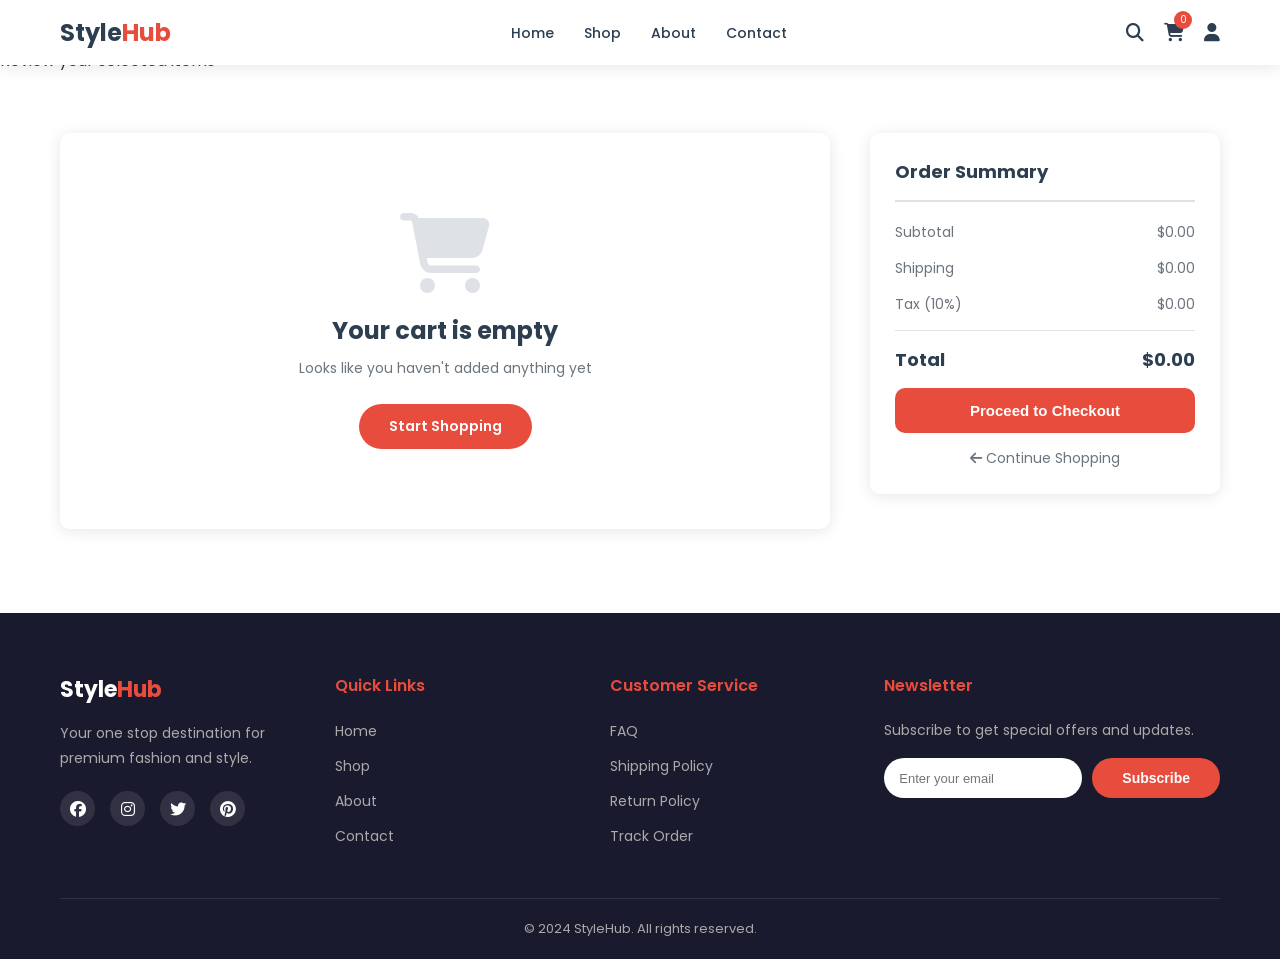
<file: frontend/pages/cart.html>
<!DOCTYPE html>
<html lang="en">
<head>
    <meta charset="UTF-8">
    <meta name="viewport" content="width=device-width, initial-scale=1.0">
    <title>Cart - StyleHub</title>
    <link rel="stylesheet" href="../css/style.css">
    <link rel="stylesheet" href="../css/cart.css">
    <link href="https://fonts.googleapis.com/css2?family=Poppins:wght@300;400;500;600;700&display=swap" rel="stylesheet">
    <link rel="stylesheet" href="https://cdnjs.cloudflare.com/ajax/libs/font-awesome/6.4.0/css/all.min.css">
</head>
<body>

    <!-- NAVBAR -->
    <nav class="navbar">
        <div class="nav-container">
            <div class="nav-logo">
                <a href="../index.html">Style<span>Hub</span></a>
            </div>
            <ul class="nav-links">
                <li><a href="../index.html">Home</a></li>
                <li><a href="products.html">Shop</a></li>
                <li><a href="about.html">About</a></li>
                <li><a href="contact.html">Contact</a></li>
            </ul>
            <div class="nav-icons">
                <a href="search.html"><i class="fas fa-search"></i></a>
                <a href="cart.html">
                    <i class="fas fa-shopping-cart"></i>
                    <span class="cart-count">0</span>
                </a>
                <a href="login.html" id="nav-auth-link">
                    <i class="fas fa-user"></i>
                </a>
            </div>
            <div class="hamburger">
                <span></span>
                <span></span>
                <span></span>
            </div>
        </div>
    </nav>

    <!-- PAGE HEADER -->
    <div class="page-header">
        <h1>Shopping Cart</h1>
        <p>Review your selected items</p>
    </div>

    <!-- CART SECTION -->
    <section class="cart-section">
        <div class="container">
            <div class="cart-layout" id="cart-layout">

                <!-- CART ITEMS -->
                <div class="cart-items" id="cart-items">
                    <!-- Items loaded here -->
                </div>

                <!-- ORDER SUMMARY -->
                <div class="order-summary" id="order-summary">
                    <h3>Order Summary</h3>
                    <div class="summary-row">
                        <span>Subtotal</span>
                        <span id="subtotal">$0.00</span>
                    </div>
                    <div class="summary-row">
                        <span>Shipping</span>
                        <span id="shipping">$0.00</span>
                    </div>
                    <div class="summary-row">
                        <span>Tax (10%)</span>
                        <span id="tax">$0.00</span>
                    </div>
                    <div class="summary-divider"></div>
                    <div class="summary-row total">
                        <span>Total</span>
                        <span id="total">$0.00</span>
                    </div>
                    <button class="btn btn-primary btn-full" id="checkout-btn">
                        Proceed to Checkout
                    </button>
                    <a href="products.html" class="btn-continue">
                        <i class="fas fa-arrow-left"></i> Continue Shopping
                    </a>
                </div>

            </div>
        </div>
    </section>

    <!-- FOOTER -->
    <footer class="footer">
        <div class="container">
            <div class="footer-grid">
                <div class="footer-col">
                    <h3>Style<span>Hub</span></h3>
                    <p>Your one stop destination for premium fashion and style.</p>
                    <div class="social-links">
                        <a href="#"><i class="fab fa-facebook"></i></a>
                        <a href="#"><i class="fab fa-instagram"></i></a>
                        <a href="#"><i class="fab fa-twitter"></i></a>
                        <a href="#"><i class="fab fa-pinterest"></i></a>
                    </div>
                </div>
                <div class="footer-col">
                    <h4>Quick Links</h4>
                    <ul>
                        <li><a href="../index.html">Home</a></li>
                        <li><a href="products.html">Shop</a></li>
                        <li><a href="about.html">About</a></li>
                        <li><a href="contact.html">Contact</a></li>
                    </ul>
                </div>
                <div class="footer-col">
                    <h4>Customer Service</h4>
                    <ul>
                        <li><a href="#">FAQ</a></li>
                        <li><a href="#">Shipping Policy</a></li>
                        <li><a href="#">Return Policy</a></li>
                        <li><a href="#">Track Order</a></li>
                    </ul>
                </div>
                <div class="footer-col">
                    <h4>Newsletter</h4>
                    <p>Subscribe to get special offers and updates.</p>
                    <div class="newsletter">
                        <input type="email" placeholder="Enter your email">
                        <button class="btn btn-primary">Subscribe</button>
                    </div>
                </div>
            </div>
            <div class="footer-bottom">
                <p>&copy; 2024 StyleHub. All rights reserved.</p>
            </div>
        </div>
    </footer>

    <script src="../js/main.js"></script>
    <script src="../js/cart.js"></script>
</body>
</html>
</file>
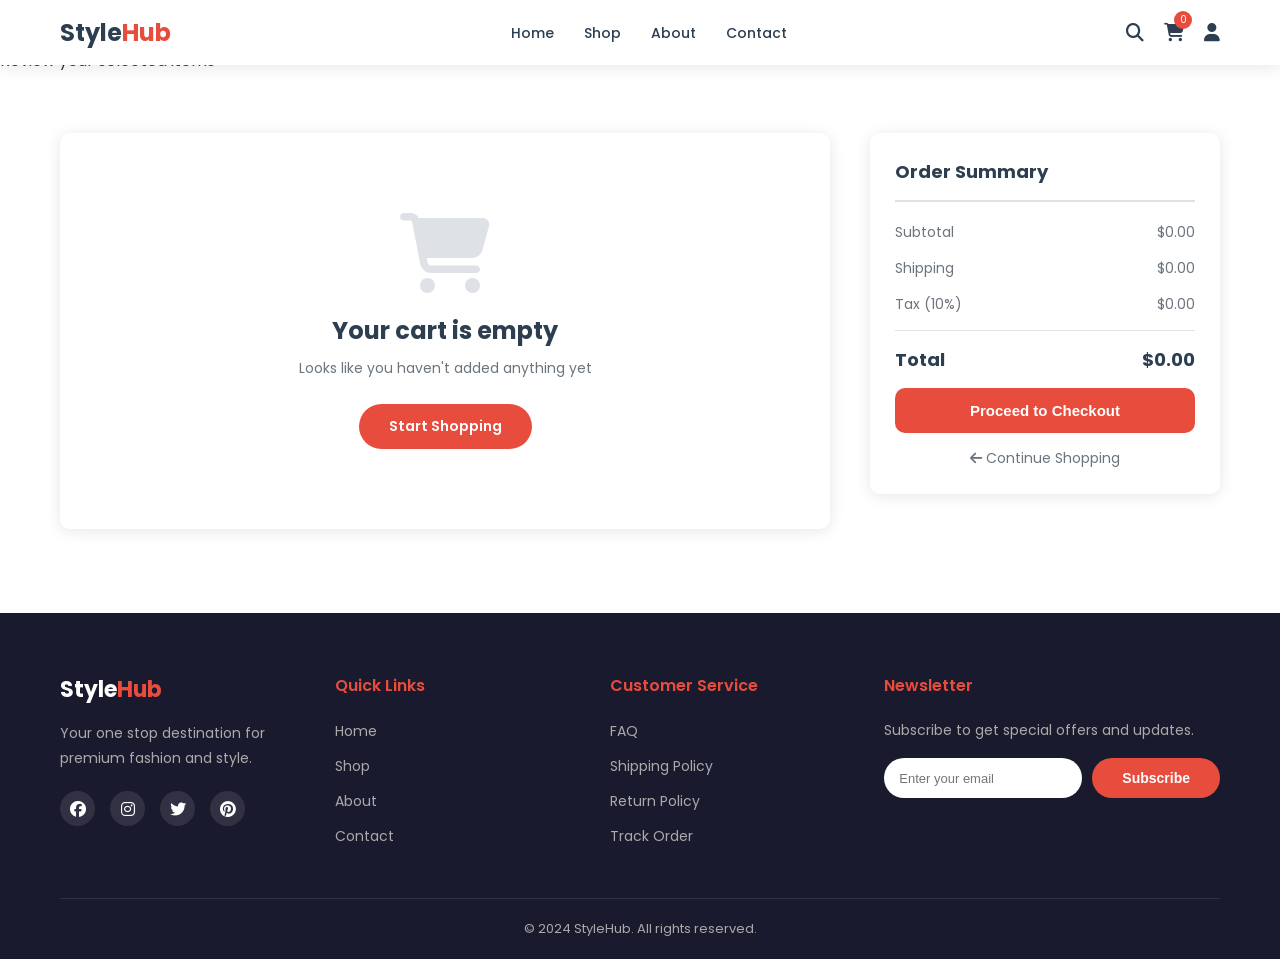
<file: frontend/pages/checkout.html>
<!DOCTYPE html>
<html lang="en">
<head>
    <meta charset="UTF-8">
    <meta name="viewport" content="width=device-width, initial-scale=1.0">
    <title>Checkout - StyleHub</title>
    <link rel="stylesheet" href="../css/style.css">
    <link rel="stylesheet" href="../css/checkout.css">
    <link href="https://fonts.googleapis.com/css2?family=Poppins:wght@300;400;500;600;700&display=swap" rel="stylesheet">
    <link rel="stylesheet" href="https://cdnjs.cloudflare.com/ajax/libs/font-awesome/6.4.0/css/all.min.css">
</head>
<body>

    <!-- NAVBAR -->
    <nav class="navbar">
        <div class="nav-container">
            <div class="nav-logo">
                <a href="../index.html">Style<span>Hub</span></a>
            </div>
            <ul class="nav-links">
                <li><a href="../index.html">Home</a></li>
                <li><a href="products.html">Shop</a></li>
                <li><a href="about.html">About</a></li>
                <li><a href="contact.html">Contact</a></li>
            </ul>
            <div class="nav-icons">
                <a href="search.html"><i class="fas fa-search"></i></a>
                <a href="cart.html">
                    <i class="fas fa-shopping-cart"></i>
                    <span class="cart-count">0</span>
                </a>
                <a href="login.html" id="nav-auth-link">
                    <i class="fas fa-user"></i>
                </a>
            </div>
            <div class="hamburger">
                <span></span>
                <span></span>
                <span></span>
            </div>
        </div>
    </nav>

    <!-- PAGE HEADER -->
    <div class="page-header">
        <h1>Checkout</h1>
        <p>Complete your order</p>
    </div>

    <!-- CHECKOUT SECTION -->
    <section class="checkout-section">
        <div class="container">
            <div class="checkout-layout">

                <!-- CHECKOUT FORM -->
                <div class="checkout-form">

                    <!-- SHIPPING INFO -->
                    <div class="checkout-box">
                        <h3><i class="fas fa-map-marker-alt"></i> Shipping Information</h3>

                        <!-- SAVED ADDRESSES -->
                        <div id="saved-addresses-section">
                            <h4 style="font-size:14px;font-weight:600;margin-bottom:12px;color:var(--primary);">
                                Select a saved address:
                            </h4>
                            <div id="saved-addresses-list">
                                <!-- Loaded by JS -->
                            </div>
                            <button class="btn btn-secondary" 
                                style="margin-bottom:20px;font-size:13px;padding:8px 20px;"
                                onclick="toggleNewAddressForm()">
                                <i class="fas fa-plus"></i> Use a Different Address
                            </button>
                            <hr style="margin-bottom:20px;border-color:var(--border);">
                        </div>

                        <!-- MANUAL FORM -->
                        <div id="manual-address-form">
                            <div class="form-row">
                                <div class="form-group">
                                    <label>First Name</label>
                                    <input type="text" id="first-name" placeholder="John">
                                </div>
                                <div class="form-group">
                                    <label>Last Name</label>
                                    <input type="text" id="last-name" placeholder="Doe">
                                </div>
                            </div>
                            <div class="form-group">
                                <label>Email Address</label>
                                <input type="email" id="checkout-email" placeholder="john@example.com">
                            </div>
                            <div class="form-group">
                                <label>Phone Number</label>
                                <input type="tel" id="phone" placeholder="+1 234 567 8900">
                            </div>
                            <div class="form-group">
                                <label>Address</label>
                                <input type="text" id="address" placeholder="123 Main Street">
                            </div>
                            <div class="form-row">
                                <div class="form-group">
                                    <label>City</label>
                                    <input type="text" id="city" placeholder="New York">
                                </div>
                                <div class="form-group">
                                    <label>ZIP Code</label>
                                    <input type="text" id="zip" placeholder="10001">
                                </div>
                            </div>
                            <div class="form-group">
                                <label>Country</label>
                                <select id="country">
                                    <option value="">Select Country</option>
                                    <option value="us">United States</option>
                                    <option value="pk">Pakistan</option>
                                    <option value="uk">United Kingdom</option>
                                    <option value="ca">Canada</option>
                                    <option value="au">Australia</option>
                                </select>
                            </div>
                        </div>
                    </div>

                    <!-- PAYMENT INFO -->
                    <div class="checkout-box">
                        <h3><i class="fas fa-credit-card"></i> Payment Information</h3>
                        <div class="payment-methods">
                            <label class="payment-method active" id="card-method">
                                <input type="radio" name="payment" value="card" checked>
                                <i class="fas fa-credit-card"></i>
                                Credit Card
                            </label>
                            <label class="payment-method" id="cod-method">
                                <input type="radio" name="payment" value="cod">
                                <i class="fas fa-money-bill"></i>
                                Cash on Delivery
                            </label>
                        </div>

                        <div id="card-details">
                            <div class="form-group">
                                <label>Card Number</label>
                                <input type="text" id="card-number" placeholder="1234 5678 9012 3456" maxlength="19">
                            </div>
                            <div class="form-row">
                                <div class="form-group">
                                    <label>Expiry Date</label>
                                    <input type="text" id="expiry" placeholder="MM/YY" maxlength="5">
                                </div>
                                <div class="form-group">
                                    <label>CVV</label>
                                    <input type="text" id="cvv" placeholder="123" maxlength="3">
                                </div>
                            </div>
                            <div class="form-group">
                                <label>Name on Card</label>
                                <input type="text" id="card-name" placeholder="John Doe">
                            </div>
                        </div>
                    </div>

                </div>

                <!-- ORDER SUMMARY -->
                <div class="checkout-summary">
                    <div class="checkout-box">
                        <h3><i class="fas fa-shopping-bag"></i> Order Summary</h3>
                        <div id="checkout-items">
                            <!-- Items loaded here -->
                        </div>
                        <div class="summary-divider"></div>
                        <div class="summary-row">
                            <span>Subtotal</span>
                            <span id="checkout-subtotal">$0.00</span>
                        </div>
                        <div class="summary-row">
                            <span>Shipping</span>
                            <span id="checkout-shipping">$0.00</span>
                        </div>
                        <div class="summary-row">
                            <span>Tax (10%)</span>
                            <span id="checkout-tax">$0.00</span>
                        </div>
                        <div class="summary-divider"></div>
                        <div class="summary-row total">
                            <span>Total</span>
                            <span id="checkout-total">$0.00</span>
                        </div>
                        <button class="btn btn-primary btn-full" id="place-order-btn">
                            <i class="fas fa-lock"></i> Place Order
                        </button>
                        <p class="secure-text">
                            <i class="fas fa-shield-alt"></i>
                            Your payment is 100% secure
                        </p>
                    </div>
                </div>

            </div>
        </div>
    </section>

    <!-- FOOTER -->
    <footer class="footer">
        <div class="container">
            <div class="footer-grid">
                <div class="footer-col">
                    <h3>Style<span>Hub</span></h3>
                    <p>Your one stop destination for premium fashion and style.</p>
                    <div class="social-links">
                        <a href="#"><i class="fab fa-facebook"></i></a>
                        <a href="#"><i class="fab fa-instagram"></i></a>
                        <a href="#"><i class="fab fa-twitter"></i></a>
                        <a href="#"><i class="fab fa-pinterest"></i></a>
                    </div>
                </div>
                <div class="footer-col">
                    <h4>Quick Links</h4>
                    <ul>
                        <li><a href="../index.html">Home</a></li>
                        <li><a href="products.html">Shop</a></li>
                        <li><a href="about.html">About</a></li>
                        <li><a href="contact.html">Contact</a></li>
                    </ul>
                </div>
                <div class="footer-col">
                    <h4>Customer Service</h4>
                    <ul>
                        <li><a href="#">FAQ</a></li>
                        <li><a href="#">Shipping Policy</a></li>
                        <li><a href="#">Return Policy</a></li>
                        <li><a href="#">Track Order</a></li>
                    </ul>
                </div>
                <div class="footer-col">
                    <h4>Newsletter</h4>
                    <p>Subscribe to get special offers and updates.</p>
                    <div class="newsletter">
                        <input type="email" placeholder="Enter your email">
                        <button class="btn btn-primary">Subscribe</button>
                    </div>
                </div>
            </div>
            <div class="footer-bottom">
                <p>&copy; 2024 StyleHub. All rights reserved.</p>
            </div>
        </div>
    </footer>

    <script src="../js/main.js"></script>
    <script src="../js/checkout.js"></script>
</body>
</html>
</file>
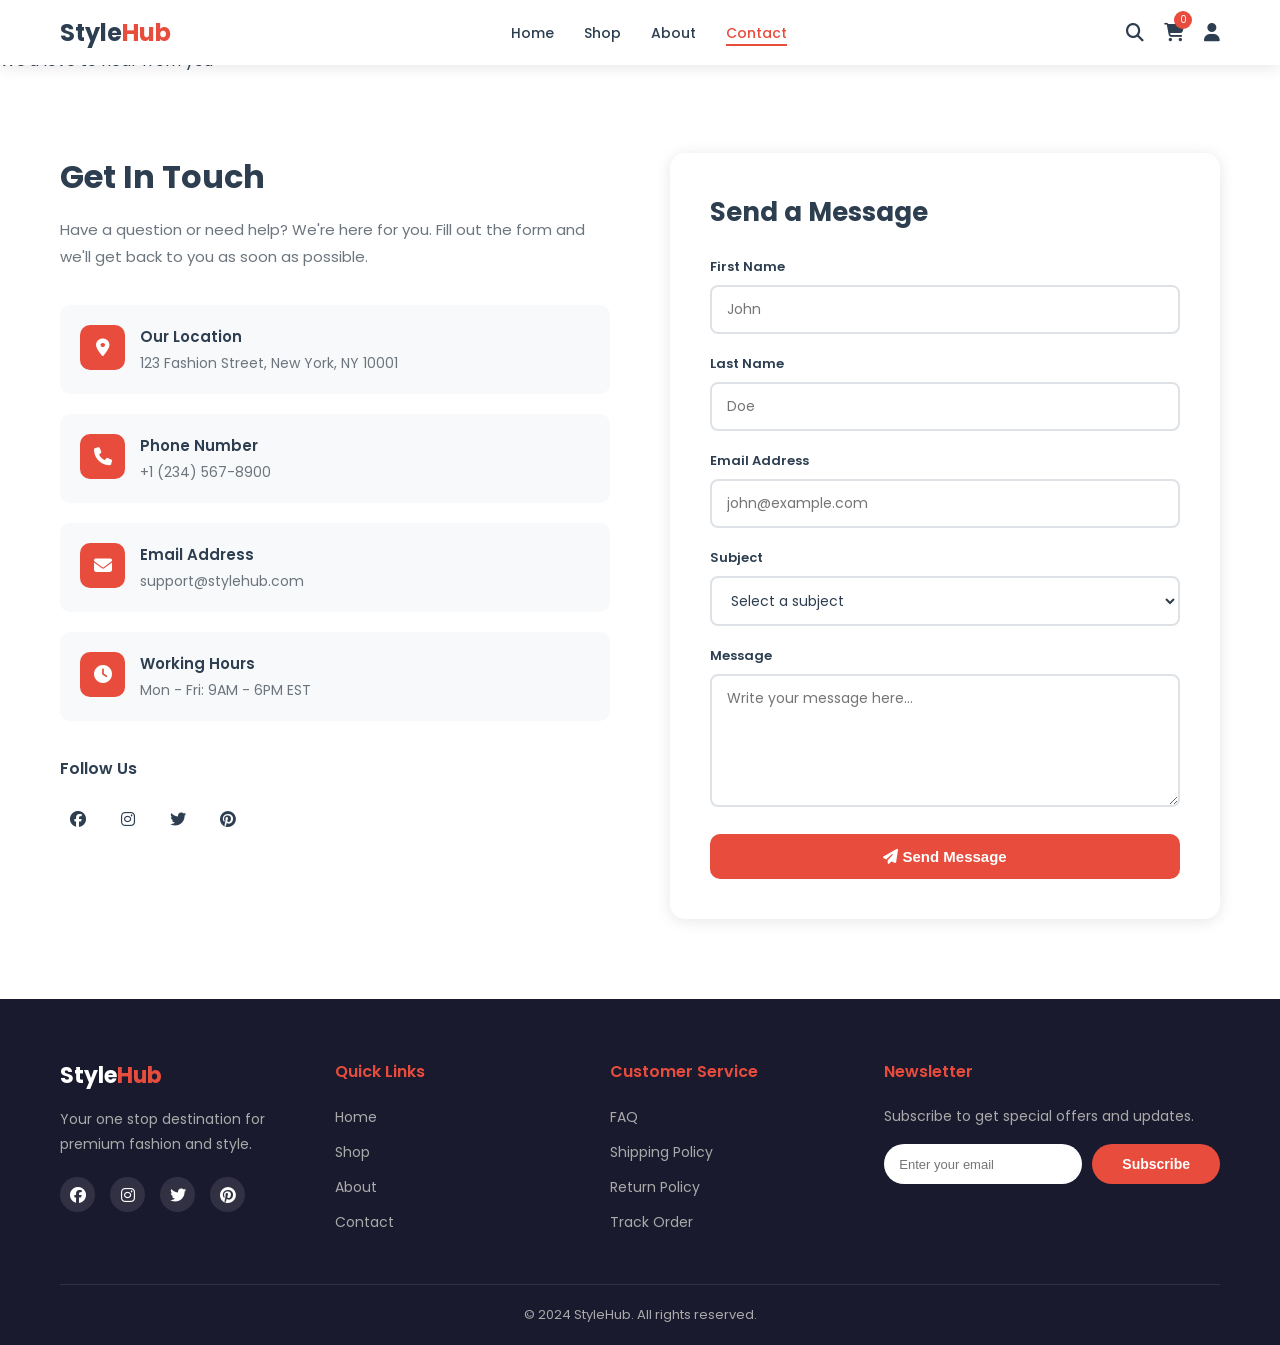
<file: frontend/pages/contact.html>
<!DOCTYPE html>
<html lang="en">
<head>
    <meta charset="UTF-8">
    <meta name="viewport" content="width=device-width, initial-scale=1.0">
    <title>Contact Us - StyleHub</title>
    <link rel="stylesheet" href="../css/style.css">
    <link rel="stylesheet" href="../css/contact.css">
    <link href="https://fonts.googleapis.com/css2?family=Poppins:wght@300;400;500;600;700&display=swap" rel="stylesheet">
    <link rel="stylesheet" href="https://cdnjs.cloudflare.com/ajax/libs/font-awesome/6.4.0/css/all.min.css">
</head>
<body>

    <!-- NAVBAR -->
    <nav class="navbar">
        <div class="nav-container">
            <div class="nav-logo">
                <a href="../index.html">Style<span>Hub</span></a>
            </div>
            <ul class="nav-links">
                <li><a href="../index.html">Home</a></li>
                <li><a href="products.html">Shop</a></li>
                <li><a href="about.html">About</a></li>
                <li><a href="contact.html">Contact</a></li>
            </ul>
            <div class="nav-icons">
                <a href="search.html"><i class="fas fa-search"></i></a>
                <a href="cart.html">
                    <i class="fas fa-shopping-cart"></i>
                    <span class="cart-count">0</span>
                </a>
                <a href="login.html" id="nav-auth-link">
                    <i class="fas fa-user"></i>
                </a>
            </div>
            <div class="hamburger">
                <span></span>
                <span></span>
                <span></span>
            </div>
        </div>
    </nav>

    <!-- PAGE HEADER -->
    <div class="page-header">
        <h1>Contact Us</h1>
        <p>We'd love to hear from you</p>
    </div>

    <!-- CONTACT SECTION -->
    <section class="contact-section">
        <div class="container">
            <div class="contact-layout">

                <!-- CONTACT INFO -->
                <div class="contact-info">
                    <h2>Get In Touch</h2>
                    <p>Have a question or need help? We're here for you. Fill out the form and we'll get back to you as soon as possible.</p>

                    <div class="info-cards">
                        <div class="info-card">
                            <div class="info-icon">
                                <i class="fas fa-map-marker-alt"></i>
                            </div>
                            <div class="info-content">
                                <h4>Our Location</h4>
                                <p>123 Fashion Street, New York, NY 10001</p>
                            </div>
                        </div>
                        <div class="info-card">
                            <div class="info-icon">
                                <i class="fas fa-phone"></i>
                            </div>
                            <div class="info-content">
                                <h4>Phone Number</h4>
                                <p>+1 (234) 567-8900</p>
                            </div>
                        </div>
                        <div class="info-card">
                            <div class="info-icon">
                                <i class="fas fa-envelope"></i>
                            </div>
                            <div class="info-content">
                                <h4>Email Address</h4>
                                <p>support@stylehub.com</p>
                            </div>
                        </div>
                        <div class="info-card">
                            <div class="info-icon">
                                <i class="fas fa-clock"></i>
                            </div>
                            <div class="info-content">
                                <h4>Working Hours</h4>
                                <p>Mon - Fri: 9AM - 6PM EST</p>
                            </div>
                        </div>
                    </div>

                    <div class="contact-social">
                        <h4>Follow Us</h4>
                        <div class="social-links">
                            <a href="#"><i class="fab fa-facebook"></i></a>
                            <a href="#"><i class="fab fa-instagram"></i></a>
                            <a href="#"><i class="fab fa-twitter"></i></a>
                            <a href="#"><i class="fab fa-pinterest"></i></a>
                        </div>
                    </div>
                </div>

                <!-- CONTACT FORM -->
                <div class="contact-form-box">
                    <h2>Send a Message</h2>
                    <form id="contact-form">
                        <div class="form-row">
                            <div class="form-group">
                                <label>First Name</label>
                                <input type="text" id="contact-first-name" 
                                       placeholder="John" required>
                            </div>
                            <div class="form-group">
                                <label>Last Name</label>
                                <input type="text" id="contact-last-name" 
                                       placeholder="Doe" required>
                            </div>
                        </div>
                        <div class="form-group">
                            <label>Email Address</label>
                            <input type="email" id="contact-email" 
                                   placeholder="john@example.com" required>
                        </div>
                        <div class="form-group">
                            <label>Subject</label>
                            <select id="contact-subject">
                                <option value="">Select a subject</option>
                                <option value="order">Order Issue</option>
                                <option value="return">Return & Refund</option>
                                <option value="product">Product Question</option>
                                <option value="shipping">Shipping Query</option>
                                <option value="other">Other</option>
                            </select>
                        </div>
                        <div class="form-group">
                            <label>Message</label>
                            <textarea id="contact-message" rows="5" 
                                      placeholder="Write your message here..."></textarea>
                        </div>
                        <button type="submit" class="btn btn-primary btn-full">
                            <i class="fas fa-paper-plane"></i> Send Message
                        </button>
                    </form>
                </div>

            </div>
        </div>
    </section>

    <!-- FOOTER -->
    <footer class="footer">
        <div class="container">
            <div class="footer-grid">
                <div class="footer-col">
                    <h3>Style<span>Hub</span></h3>
                    <p>Your one stop destination for premium fashion and style.</p>
                    <div class="social-links">
                        <a href="#"><i class="fab fa-facebook"></i></a>
                        <a href="#"><i class="fab fa-instagram"></i></a>
                        <a href="#"><i class="fab fa-twitter"></i></a>
                        <a href="#"><i class="fab fa-pinterest"></i></a>
                    </div>
                </div>
                <div class="footer-col">
                    <h4>Quick Links</h4>
                    <ul>
                        <li><a href="../index.html">Home</a></li>
                        <li><a href="products.html">Shop</a></li>
                        <li><a href="about.html">About</a></li>
                        <li><a href="contact.html">Contact</a></li>
                    </ul>
                </div>
                <div class="footer-col">
                    <h4>Customer Service</h4>
                    <ul>
                        <li><a href="#">FAQ</a></li>
                        <li><a href="#">Shipping Policy</a></li>
                        <li><a href="#">Return Policy</a></li>
                        <li><a href="#">Track Order</a></li>
                    </ul>
                </div>
                <div class="footer-col">
                    <h4>Newsletter</h4>
                    <p>Subscribe to get special offers and updates.</p>
                    <div class="newsletter">
                        <input type="email" placeholder="Enter your email">
                        <button class="btn btn-primary">Subscribe</button>
                    </div>
                </div>
            </div>
            <div class="footer-bottom">
                <p>&copy; 2024 StyleHub. All rights reserved.</p>
            </div>
        </div>
    </footer>

    <script src="../js/main.js"></script>
    <script src="../js/contact.js"></script>
</body>
</html>
</file>
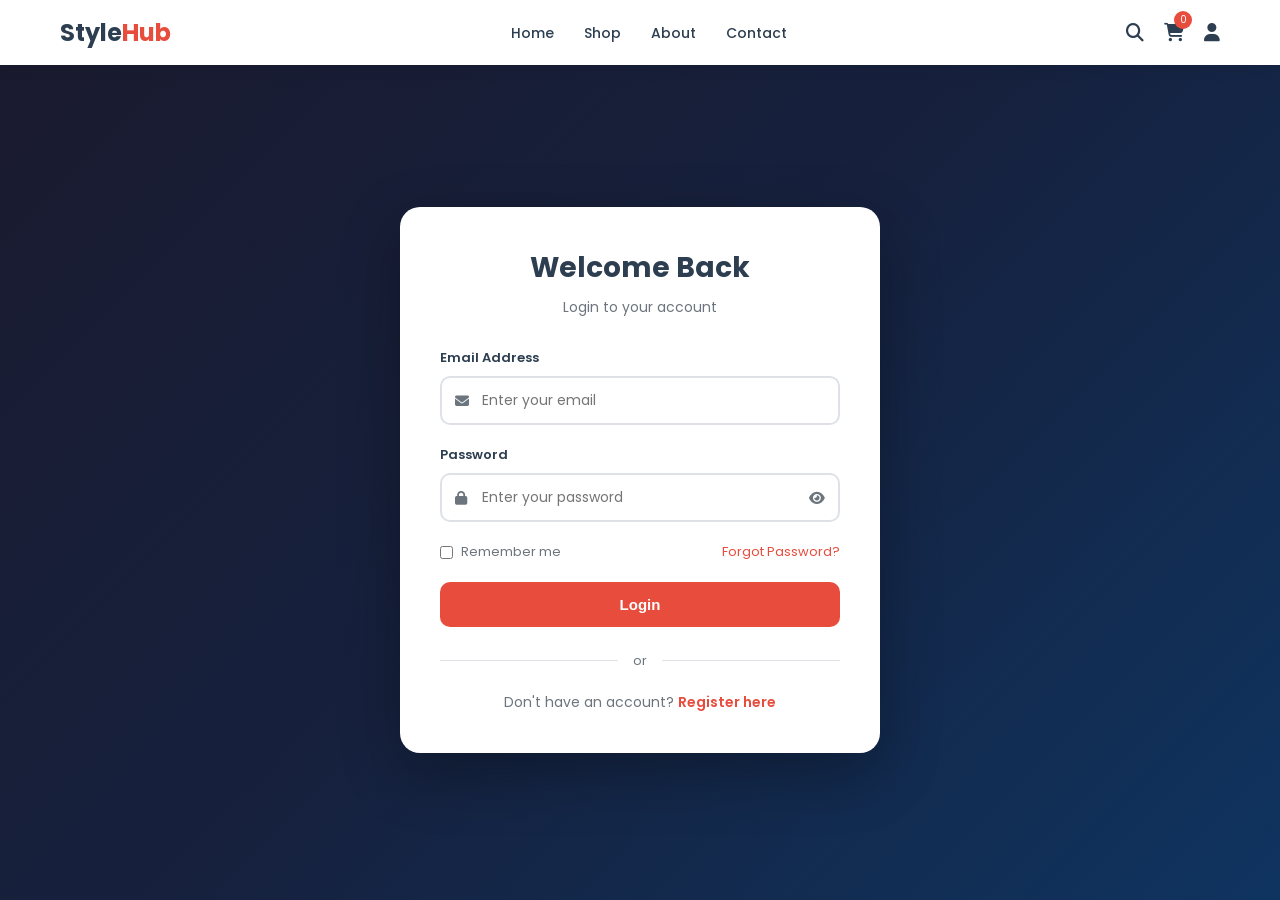
<file: frontend/pages/login.html>
<!DOCTYPE html>
<html lang="en">
<head>
    <meta charset="UTF-8">
    <meta name="viewport" content="width=device-width, initial-scale=1.0">
    <title>Login - StyleHub</title>
    <link rel="stylesheet" href="../css/style.css">
    <link rel="stylesheet" href="../css/auth.css">
    <link href="https://fonts.googleapis.com/css2?family=Poppins:wght@300;400;500;600;700&display=swap" rel="stylesheet">
    <link rel="stylesheet" href="https://cdnjs.cloudflare.com/ajax/libs/font-awesome/6.4.0/css/all.min.css">
</head>
<body>

    <!-- NAVBAR -->
    <nav class="navbar">
        <div class="nav-container">
            <div class="nav-logo">
                <a href="../index.html">Style<span>Hub</span></a>
            </div>
            <ul class="nav-links">
                <li><a href="../index.html">Home</a></li>
                <li><a href="products.html">Shop</a></li>
                <li><a href="about.html">About</a></li>
                <li><a href="contact.html">Contact</a></li>
            </ul>
            <div class="nav-icons">
                <a href="search.html"><i class="fas fa-search"></i></a>
                <a href="cart.html">
                    <i class="fas fa-shopping-cart"></i>
                    <span class="cart-count">0</span>
                </a>
                <a href="login.html" id="nav-auth-link">
                    <i class="fas fa-user"></i>
                </a>
            </div>
            <div class="hamburger">
                <span></span>
                <span></span>
                <span></span>
            </div>
        </div>
    </nav>

    <!-- AUTH SECTION -->
    <section class="auth-section">
        <div class="auth-container">

            <!-- LOGIN FORM -->
            <div class="auth-box" id="login-box">
                <div class="auth-header">
                    <h2>Welcome Back</h2>
                    <p>Login to your account</p>
                </div>
                <form class="auth-form" id="login-form">
                    <div class="form-group">
                        <label>Email Address</label>
                        <div class="input-group">
                            <i class="fas fa-envelope"></i>
                            <input type="email" id="login-email" placeholder="Enter your email" required>
                        </div>
                    </div>
                    <div class="form-group">
                        <label>Password</label>
                        <div class="input-group">
                            <i class="fas fa-lock"></i>
                            <input type="password" id="login-password" placeholder="Enter your password" required>
                            <i class="fas fa-eye toggle-password" id="toggle-login-password"></i>
                        </div>
                    </div>
                    <div class="form-options">
                        <label class="remember-me">
                            <input type="checkbox"> Remember me
                        </label>
                        <a href="#" class="forgot-password">Forgot Password?</a>
                    </div>
                    <button type="submit" class="btn btn-primary btn-full">Login</button>
                    <div class="auth-divider">
                        <span>or</span>
                    </div>
                    <p class="auth-switch">
                        Don't have an account? 
                        <a href="register.html">Register here</a>
                    </p>
                </form>
            </div>

        </div>
    </section>

    <script src="../js/main.js"></script>
    <script src="../js/auth.js"></script>
</body>
</html>
</file>
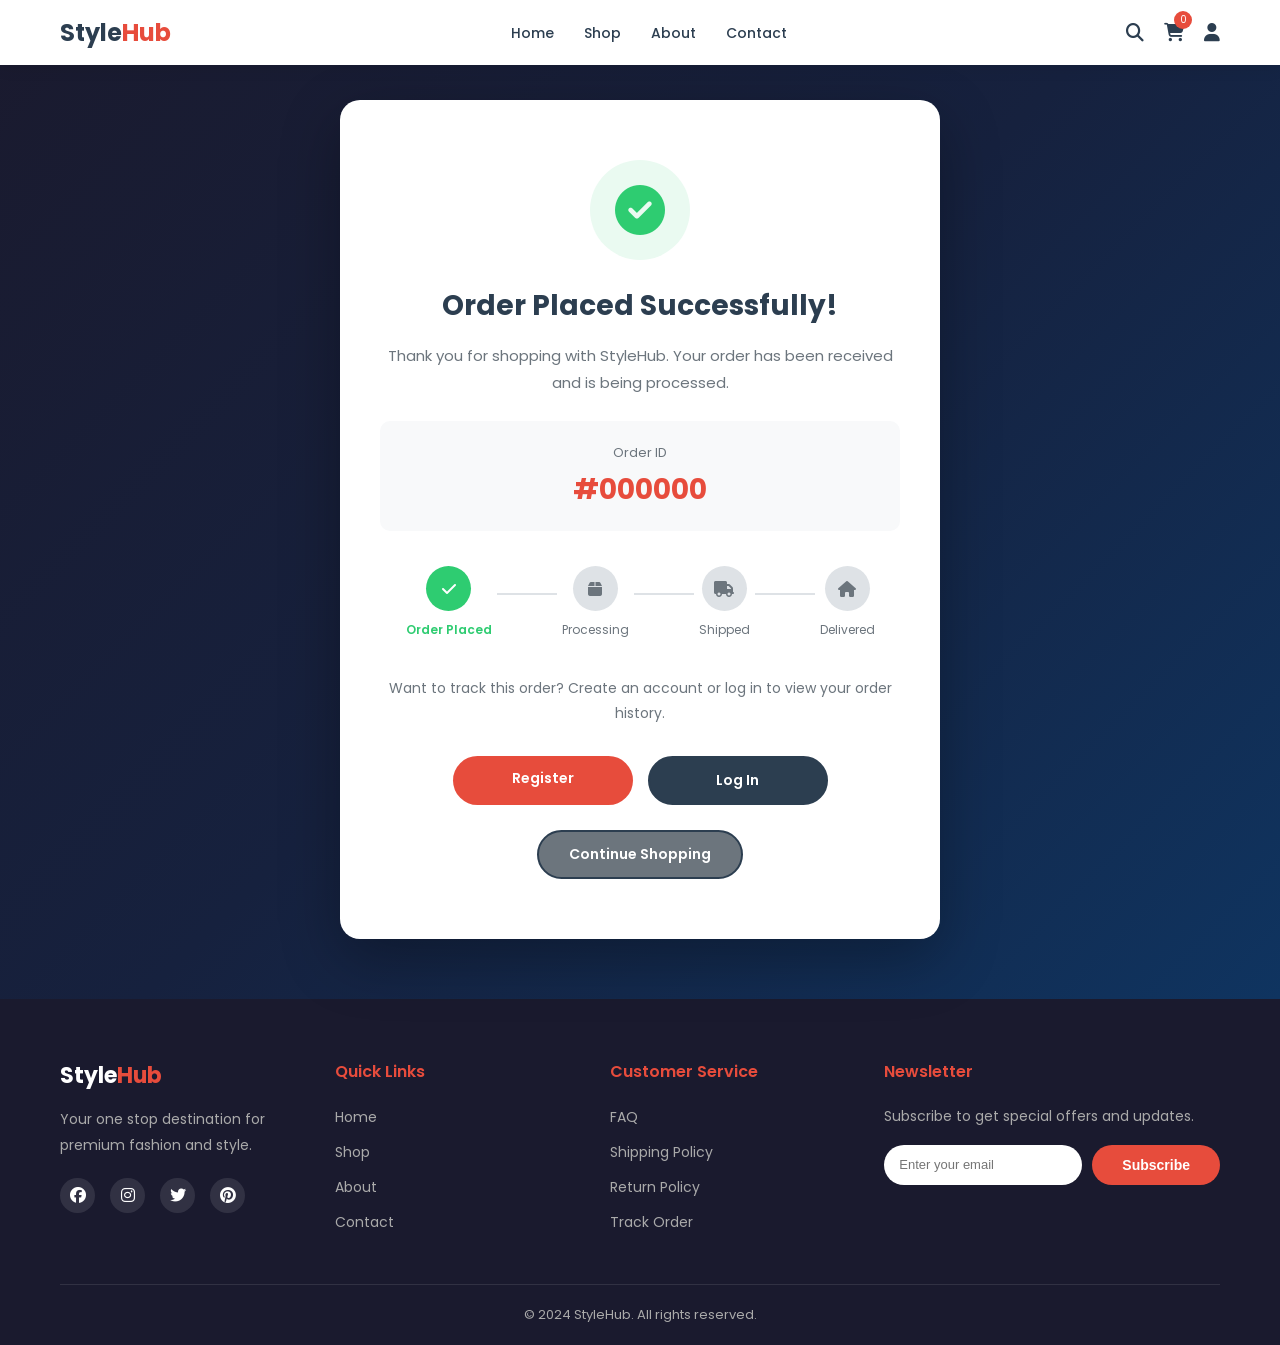
<file: frontend/pages/order-success.html>
<!DOCTYPE html>
<html lang="en">
<head>
    <meta charset="UTF-8">
    <meta name="viewport" content="width=device-width, initial-scale=1.0">
    <title>Order Successful - StyleHub</title>
    <link rel="stylesheet" href="../css/style.css">
    <link rel="stylesheet" href="../css/order-success.css">
    <link href="https://fonts.googleapis.com/css2?family=Poppins:wght@300;400;500;600;700&display=swap" rel="stylesheet">
    <link rel="stylesheet" href="https://cdnjs.cloudflare.com/ajax/libs/font-awesome/6.4.0/css/all.min.css">
</head>
<body>

    <!-- NAVBAR -->
    <nav class="navbar">
        <div class="nav-container">
            <div class="nav-logo">
                <a href="../index.html">Style<span>Hub</span></a>
            </div>
            <ul class="nav-links">
                <li><a href="../index.html">Home</a></li>
                <li><a href="products.html">Shop</a></li>
                <li><a href="about.html">About</a></li>
                <li><a href="contact.html">Contact</a></li>
            </ul>
            <div class="nav-icons">
                <a href="search.html"><i class="fas fa-search"></i></a>
                <a href="cart.html">
                    <i class="fas fa-shopping-cart"></i>
                    <span class="cart-count">0</span>
                </a>
                <a href="login.html" id="nav-auth-link">
                    <i class="fas fa-user"></i>
                </a>
            </div>
            <div class="hamburger">
                <span></span>
                <span></span>
                <span></span>
            </div>
        </div>
    </nav>

    <!-- SUCCESS SECTION -->
    <section class="success-section">
        <div class="container">
            <div class="success-box">
                <div class="success-icon">
                    <i class="fas fa-check-circle"></i>
                </div>
                <h1>Order Placed Successfully!</h1>
                <p>Thank you for shopping with StyleHub. Your order has been received and is being processed.</p>
                <div class="order-id-box">
                    <p>Order ID</p>
                    <h2 id="order-id">#000000</h2>
                </div>
                <div class="success-steps">
                    <div class="step active">
                        <i class="fas fa-check"></i>
                        <p>Order Placed</p>
                    </div>
                    <div class="step-line"></div>
                    <div class="step">
                        <i class="fas fa-box"></i>
                        <p>Processing</p>
                    </div>
                    <div class="step-line"></div>
                    <div class="step">
                        <i class="fas fa-truck"></i>
                        <p>Shipped</p>
                    </div>
                    <div class="step-line"></div>
                    <div class="step">
                        <i class="fas fa-home"></i>
                        <p>Delivered</p>
                    </div>
                </div>
                <div class="success-actions" id="success-actions">
                    <!-- Buttons injected dynamically by order-success.js based on login state -->
                </div>
            </div>
        </div>
    </section>

    <!-- FOOTER -->
    <footer class="footer">
        <div class="container">
            <div class="footer-grid">
                <div class="footer-col">
                    <h3>Style<span>Hub</span></h3>
                    <p>Your one stop destination for premium fashion and style.</p>
                    <div class="social-links">
                        <a href="#"><i class="fab fa-facebook"></i></a>
                        <a href="#"><i class="fab fa-instagram"></i></a>
                        <a href="#"><i class="fab fa-twitter"></i></a>
                        <a href="#"><i class="fab fa-pinterest"></i></a>
                    </div>
                </div>
                <div class="footer-col">
                    <h4>Quick Links</h4>
                    <ul>
                        <li><a href="../index.html">Home</a></li>
                        <li><a href="products.html">Shop</a></li>
                        <li><a href="about.html">About</a></li>
                        <li><a href="contact.html">Contact</a></li>
                    </ul>
                </div>
                <div class="footer-col">
                    <h4>Customer Service</h4>
                    <ul>
                        <li><a href="#">FAQ</a></li>
                        <li><a href="#">Shipping Policy</a></li>
                        <li><a href="#">Return Policy</a></li>
                        <li><a href="#">Track Order</a></li>
                    </ul>
                </div>
                <div class="footer-col">
                    <h4>Newsletter</h4>
                    <p>Subscribe to get special offers and updates.</p>
                    <div class="newsletter">
                        <input type="email" placeholder="Enter your email">
                        <button class="btn btn-primary">Subscribe</button>
                    </div>
                </div>
            </div>
            <div class="footer-bottom">
                <p>&copy; 2024 StyleHub. All rights reserved.</p>
            </div>
        </div>
    </footer>

    <script src="../js/main.js"></script>
    <script src="../js/order-success.js"></script>
</body>
</html>
</file>
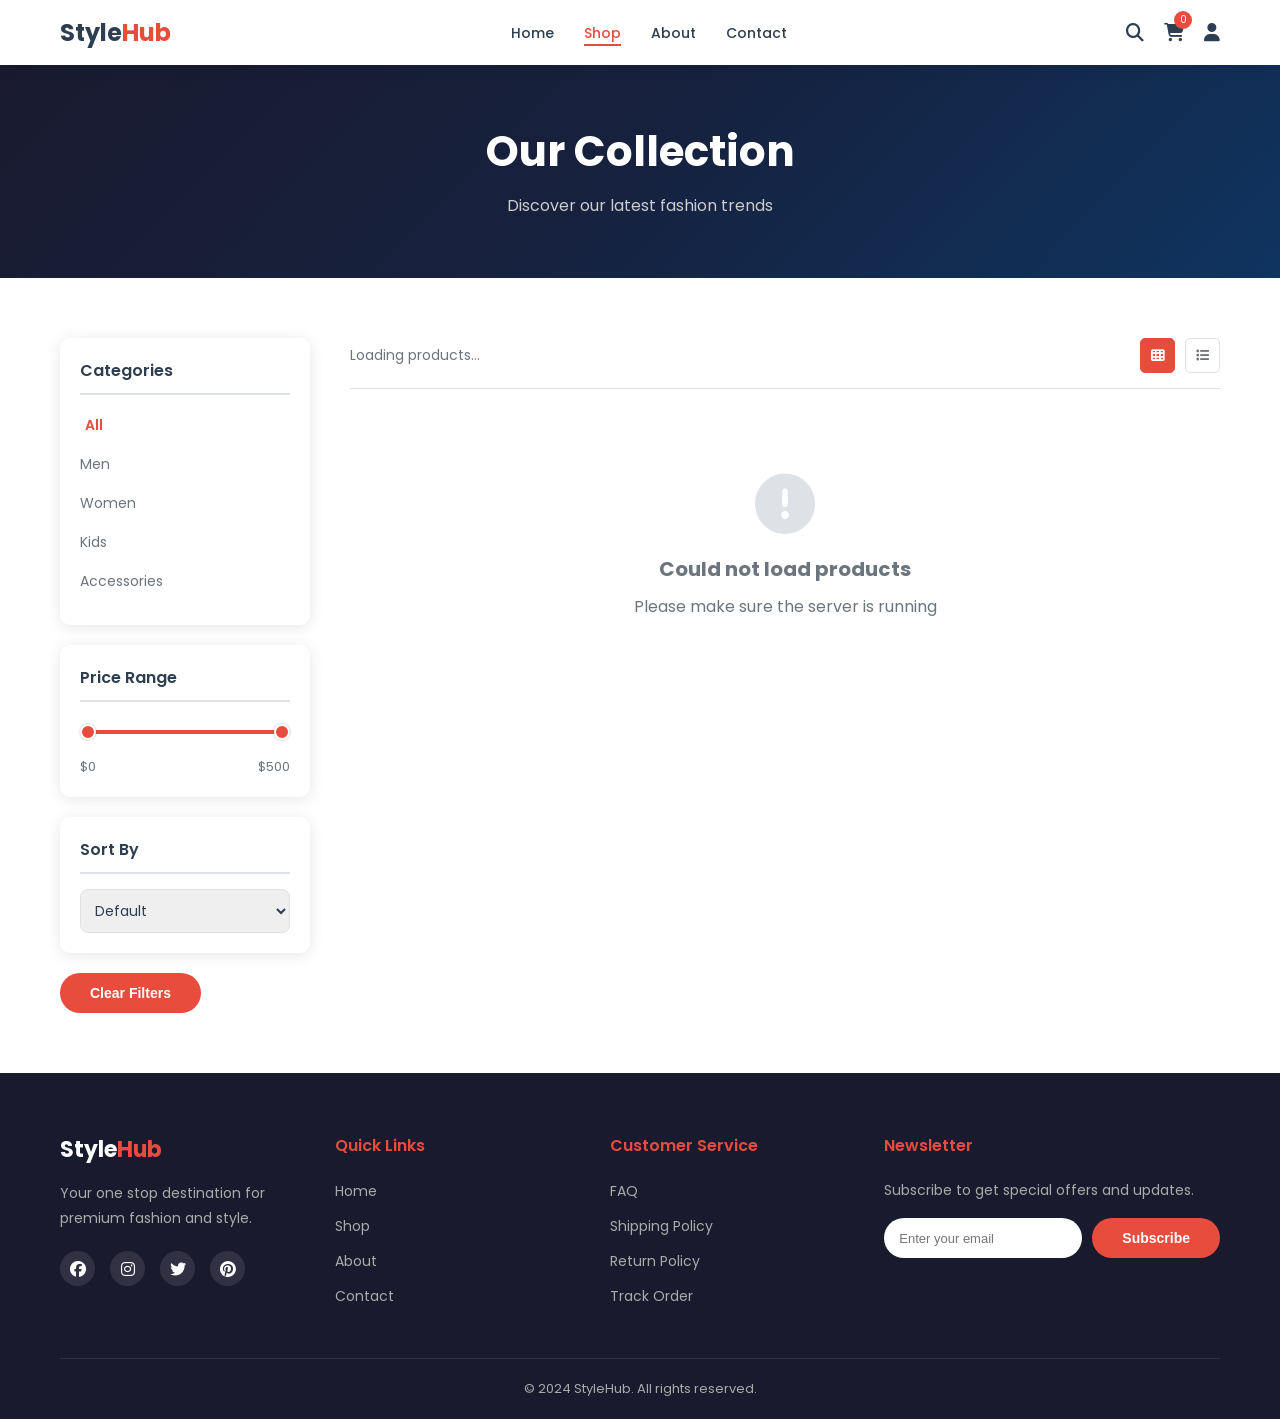
<file: frontend/pages/product-detail.html>
<!DOCTYPE html>
<html lang="en">
<head>
    <meta charset="UTF-8">
    <meta name="viewport" content="width=device-width, initial-scale=1.0">
    <title>Product - StyleHub</title>
    <link rel="stylesheet" href="../css/style.css">
    <link rel="stylesheet" href="../css/product-detail.css">
    <link href="https://fonts.googleapis.com/css2?family=Poppins:wght@300;400;500;600;700&display=swap" rel="stylesheet">
    <link rel="stylesheet" href="https://cdnjs.cloudflare.com/ajax/libs/font-awesome/6.4.0/css/all.min.css">
</head>
<body>

    <!-- NAVBAR -->
    <nav class="navbar">
        <div class="nav-container">
            <div class="nav-logo">
                <a href="../index.html">Style<span>Hub</span></a>
            </div>
            <ul class="nav-links">
                <li><a href="../index.html">Home</a></li>
                <li><a href="products.html">Shop</a></li>
                <li><a href="about.html">About</a></li>
                <li><a href="contact.html">Contact</a></li>
            </ul>
            <div class="nav-icons">
                <a href="search.html"><i class="fas fa-search"></i></a>
                <a href="cart.html">
                    <i class="fas fa-shopping-cart"></i>
                    <span class="cart-count">0</span>
                </a>
                <a href="login.html" id="nav-auth-link">
                    <i class="fas fa-user"></i>
                </a>
            </div>
            <div class="hamburger">
                <span></span>
                <span></span>
                <span></span>
            </div>
        </div>
    </nav>

    <!-- BREADCRUMB -->
    <div class="breadcrumb">
        <div class="container">
            <a href="../index.html">Home</a>
            <i class="fas fa-chevron-right"></i>
            <a href="products.html">Shop</a>
            <i class="fas fa-chevron-right"></i>
            <span id="breadcrumb-product">Product</span>
        </div>
    </div>

    <!-- PRODUCT DETAIL -->
    <section class="product-detail-section">
        <div class="container">
            <div class="product-detail-layout" id="product-detail">
                <!-- Loaded from API -->
                <div class="loading">
                    <i class="fas fa-spinner fa-spin"></i>
                    <p>Loading product...</p>
                </div>
            </div>
        </div>
    </section>

    <!-- RELATED PRODUCTS -->
    <section class="related-products">
        <div class="container">
            <h2 class="section-title">Related Products</h2>
            <div class="products-grid" id="related-products">
                <!-- Loaded from API -->
            </div>
        </div>
    </section>

    <!-- FOOTER -->
    <footer class="footer">
        <div class="container">
            <div class="footer-grid">
                <div class="footer-col">
                    <h3>Style<span>Hub</span></h3>
                    <p>Your one stop destination for premium fashion and style.</p>
                    <div class="social-links">
                        <a href="#"><i class="fab fa-facebook"></i></a>
                        <a href="#"><i class="fab fa-instagram"></i></a>
                        <a href="#"><i class="fab fa-twitter"></i></a>
                        <a href="#"><i class="fab fa-pinterest"></i></a>
                    </div>
                </div>
                <div class="footer-col">
                    <h4>Quick Links</h4>
                    <ul>
                        <li><a href="../index.html">Home</a></li>
                        <li><a href="products.html">Shop</a></li>
                        <li><a href="about.html">About</a></li>
                        <li><a href="contact.html">Contact</a></li>
                    </ul>
                </div>
                <div class="footer-col">
                    <h4>Customer Service</h4>
                    <ul>
                        <li><a href="#">FAQ</a></li>
                        <li><a href="#">Shipping Policy</a></li>
                        <li><a href="#">Return Policy</a></li>
                        <li><a href="#">Track Order</a></li>
                    </ul>
                </div>
                <div class="footer-col">
                    <h4>Newsletter</h4>
                    <p>Subscribe to get special offers and updates.</p>
                    <div class="newsletter">
                        <input type="email" placeholder="Enter your email">
                        <button class="btn btn-primary">Subscribe</button>
                    </div>
                </div>
            </div>
            <div class="footer-bottom">
                <p>&copy; 2024 StyleHub. All rights reserved.</p>
            </div>
        </div>
    </footer>

    <script src="../js/main.js"></script>
    <script src="../js/product-detail.js"></script>
</body>
</html>
</file>
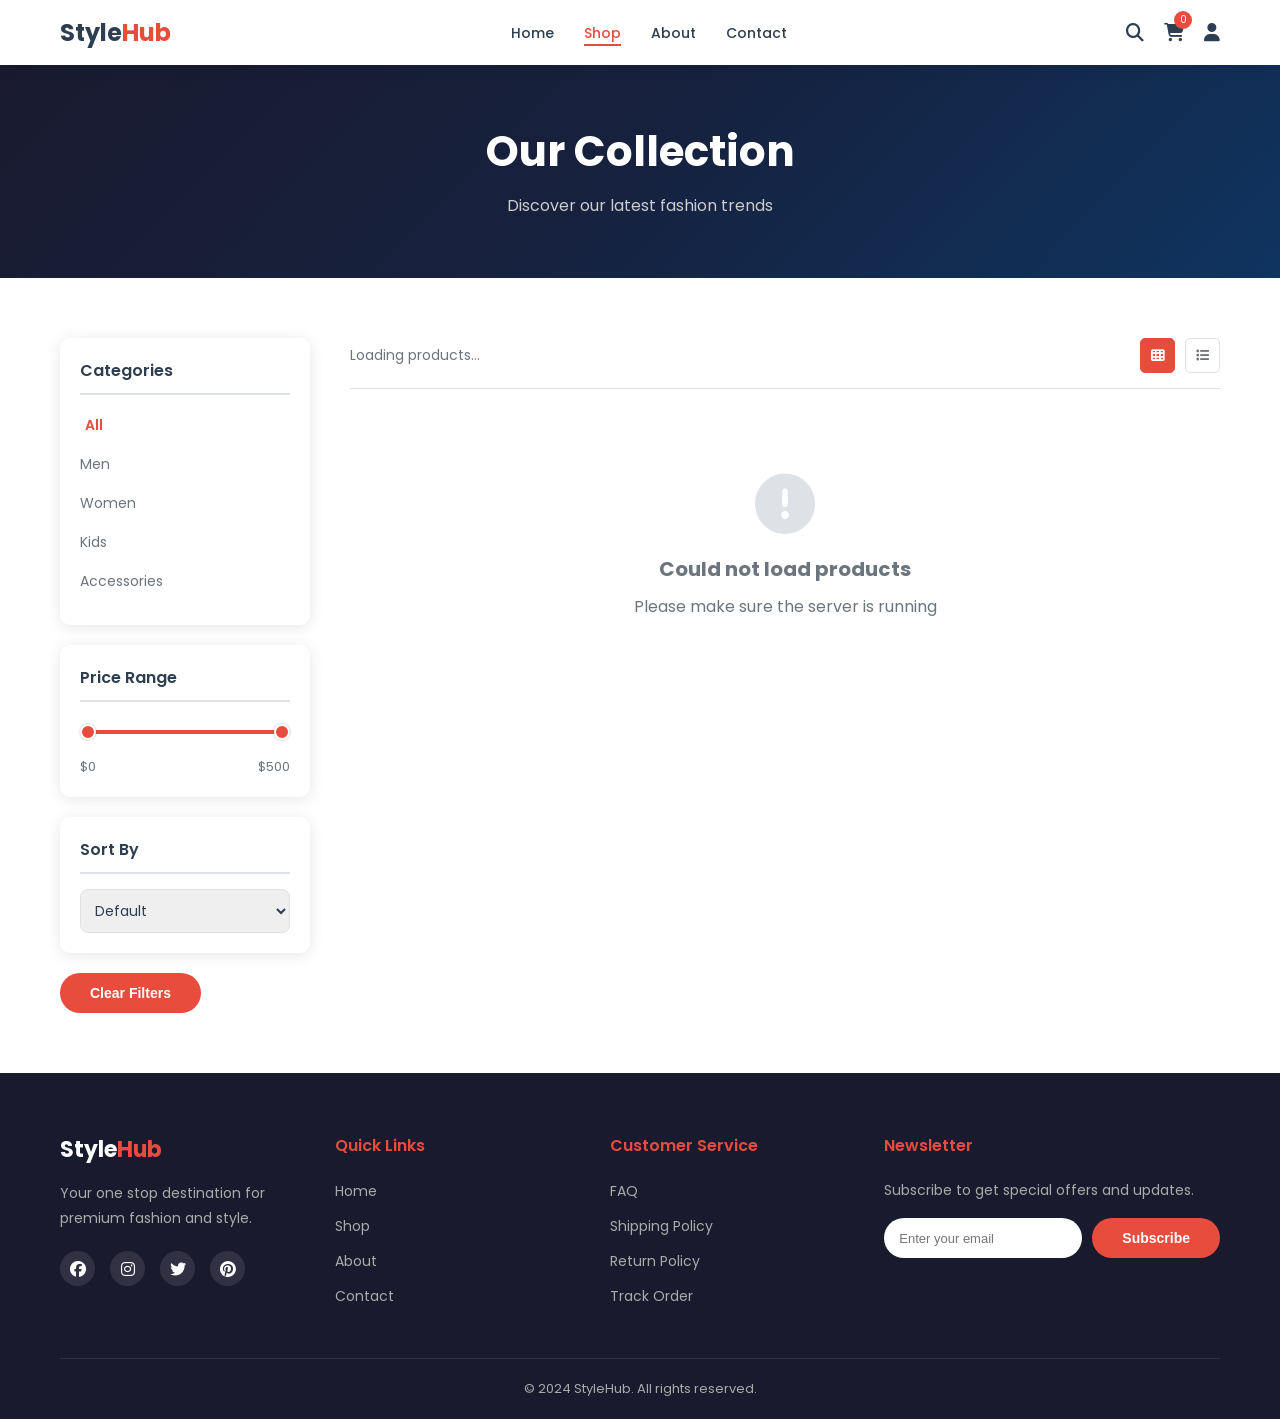
<file: frontend/pages/products.html>
<!DOCTYPE html>
<html lang="en">
<head>
    <meta charset="UTF-8">
    <meta name="viewport" content="width=device-width, initial-scale=1.0">
    <title>Shop - StyleHub</title>
    <link rel="stylesheet" href="../css/style.css">
    <link rel="stylesheet" href="../css/products.css">
    <link href="https://fonts.googleapis.com/css2?family=Poppins:wght@300;400;500;600;700&display=swap" rel="stylesheet">
    <link rel="stylesheet" href="https://cdnjs.cloudflare.com/ajax/libs/font-awesome/6.4.0/css/all.min.css">
</head>
<body>

    <!-- NAVBAR -->
    <nav class="navbar">
        <div class="nav-container">
            <div class="nav-logo">
                <a href="../index.html">Style<span>Hub</span></a>
            </div>
            <ul class="nav-links">
                <li><a href="../index.html">Home</a></li>
                <li><a href="products.html">Shop</a></li>
                <li><a href="about.html">About</a></li>
                <li><a href="contact.html">Contact</a></li>
            </ul>
            <div class="nav-icons">
                <a href="search.html"><i class="fas fa-search"></i></a>
                <a href="cart.html">
                    <i class="fas fa-shopping-cart"></i>
                    <span class="cart-count">0</span>
                </a>
                <a href="login.html" id="nav-auth-link">
                    <i class="fas fa-user"></i>
                </a>
            </div>
            <div class="hamburger">
                <span></span>
                <span></span>
                <span></span>
            </div>
        </div>
    </nav>

    <!-- PAGE HEADER -->
    <div class="page-header">
        <h1>Our Collection</h1>
        <p>Discover our latest fashion trends</p>
    </div>

    <!-- SHOP SECTION -->
    <section class="shop-section">
        <div class="container">
            <div class="shop-layout">

                <!-- SIDEBAR FILTERS -->
                <aside class="sidebar">
                    <div class="filter-section">
                        <h3>Categories</h3>
                        <ul class="filter-list">
                            <li><a href="#" class="filter-link active" data-category="all">All</a></li>
                            <li><a href="#" class="filter-link" data-category="men">Men</a></li>
                            <li><a href="#" class="filter-link" data-category="women">Women</a></li>
                            <li><a href="#" class="filter-link" data-category="kids">Kids</a></li>
                            <li><a href="#" class="filter-link" data-category="accessories">Accessories</a></li>
                        </ul>
                    </div>

                    <div class="filter-section">
                        <h3>Price Range</h3>
                        <div class="price-range">
                            <div class="price-slider">
                                <div class="slider-track"></div>
                                <div class="slider-range" id="slider-range"></div>
                                <input type="range" id="price-range-min" min="0" max="500" step="5" value="0">
                                <input type="range" id="price-range-max" min="0" max="500" step="5" value="500">
                            </div>
                            <div class="price-labels">
                                <span id="price-value-min">$0</span>
                                <span id="price-value-max">$500</span>
                            </div>
                        </div>
                    </div>

                    <div class="filter-section">
                        <h3>Sort By</h3>
                        <select id="sort-select" class="sort-select">
                            <option value="default">Default</option>
                            <option value="price-low">Price: Low to High</option>
                            <option value="price-high">Price: High to Low</option>
                            <option value="name">Name: A to Z</option>
                        </select>
                    </div>

                    <button class="btn btn-primary" id="clear-filters">Clear Filters</button>
                </aside>

                <!-- PRODUCTS AREA -->
                <div class="products-area">
                    <div class="products-toolbar">
                        <p id="products-count">Loading products...</p>
                        <div class="view-toggle">
                            <button class="view-btn active" id="grid-view">
                                <i class="fas fa-th"></i>
                            </button>
                            <button class="view-btn" id="list-view">
                                <i class="fas fa-list"></i>
                            </button>
                        </div>
                    </div>
                    <div class="products-grid" id="products-container">
                        <!-- Products loaded here -->
                    </div>
                </div>

            </div>
        </div>
    </section>

    <!-- FOOTER -->
    <footer class="footer">
        <div class="container">
            <div class="footer-grid">
                <div class="footer-col">
                    <h3>Style<span>Hub</span></h3>
                    <p>Your one stop destination for premium fashion and style.</p>
                    <div class="social-links">
                        <a href="#"><i class="fab fa-facebook"></i></a>
                        <a href="#"><i class="fab fa-instagram"></i></a>
                        <a href="#"><i class="fab fa-twitter"></i></a>
                        <a href="#"><i class="fab fa-pinterest"></i></a>
                    </div>
                </div>
                <div class="footer-col">
                    <h4>Quick Links</h4>
                    <ul>
                        <li><a href="../index.html">Home</a></li>
                        <li><a href="products.html">Shop</a></li>
                        <li><a href="about.html">About</a></li>
                        <li><a href="contact.html">Contact</a></li>
                    </ul>
                </div>
                <div class="footer-col">
                    <h4>Customer Service</h4>
                    <ul>
                        <li><a href="#">FAQ</a></li>
                        <li><a href="#">Shipping Policy</a></li>
                        <li><a href="#">Return Policy</a></li>
                        <li><a href="#">Track Order</a></li>
                    </ul>
                </div>
                <div class="footer-col">
                    <h4>Newsletter</h4>
                    <p>Subscribe to get special offers and updates.</p>
                    <div class="newsletter">
                        <input type="email" placeholder="Enter your email">
                        <button class="btn btn-primary">Subscribe</button>
                    </div>
                </div>
            </div>
            <div class="footer-bottom">
                <p>&copy; 2024 StyleHub. All rights reserved.</p>
            </div>
        </div>
    </footer>

    <script src="../js/main.js"></script>
    <script src="../js/products.js"></script>
</body>
</html>
</file>
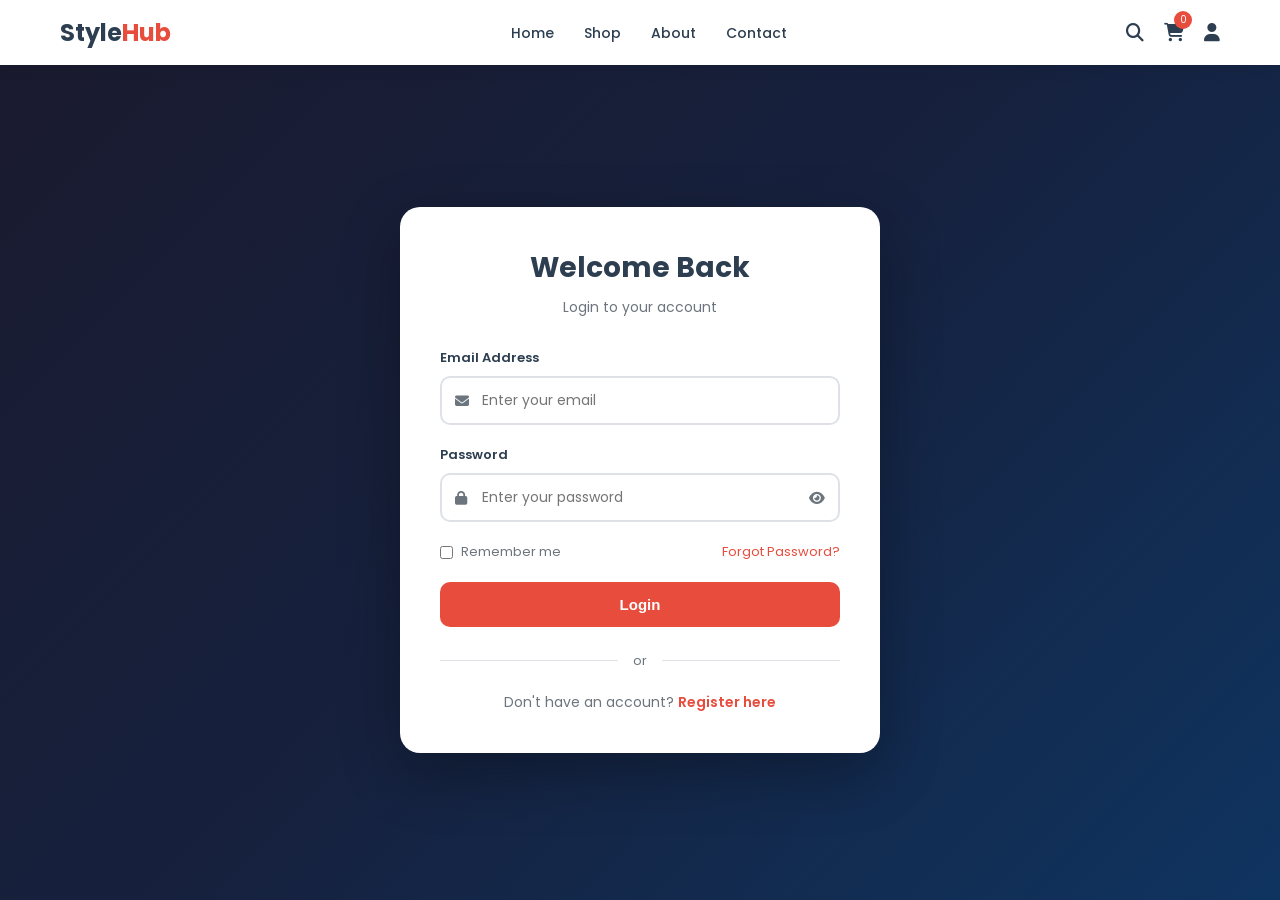
<file: frontend/pages/profile.html>
<!DOCTYPE html>
<html lang="en">
<head>
    <meta charset="UTF-8">
    <meta name="viewport" content="width=device-width, initial-scale=1.0">
    <title>My Profile - StyleHub</title>
    <link rel="stylesheet" href="../css/style.css">
    <link rel="stylesheet" href="../css/profile.css">
    <link href="https://fonts.googleapis.com/css2?family=Poppins:wght@300;400;500;600;700&display=swap" rel="stylesheet">
    <link rel="stylesheet" href="https://cdnjs.cloudflare.com/ajax/libs/font-awesome/6.4.0/css/all.min.css">
</head>
<body>

    <!-- NAVBAR -->
    <nav class="navbar">
        <div class="nav-container">
            <div class="nav-logo">
                <a href="../index.html">Style<span>Hub</span></a>
            </div>
            <ul class="nav-links">
                <li><a href="../index.html">Home</a></li>
                <li><a href="products.html">Shop</a></li>
                <li><a href="about.html">About</a></li>
                <li><a href="contact.html">Contact</a></li>
            </ul>
            <div class="nav-icons">
                <a href="search.html"><i class="fas fa-search"></i></a>
                <a href="cart.html">
                    <i class="fas fa-shopping-cart"></i>
                    <span class="cart-count">0</span>
                </a>
                <a href="login.html" id="nav-auth-link">
                    <i class="fas fa-user"></i>
                </a>
            </div>
            <div class="hamburger">
                <span></span>
                <span></span>
                <span></span>
            </div>
        </div>
    </nav>

    <!-- PAGE HEADER -->
    <div class="page-header">
        <h1>My Profile</h1>
        <p>Manage your account and orders</p>
    </div>

    <!-- PROFILE SECTION -->
    <section class="profile-section">
        <div class="container">
            <div class="profile-layout">

                <!-- SIDEBAR -->
                <aside class="profile-sidebar">
                    <div class="profile-avatar">
                        <div class="avatar-circle">
                            <i class="fas fa-user"></i>
                        </div>
                        <h3 id="profile-name">Loading...</h3>
                        <p id="profile-email">Loading...</p>
                    </div>
                    <nav class="profile-nav">
                        <a href="#" class="profile-nav-link active" data-tab="orders">
                            <i class="fas fa-box"></i> My Orders
                        </a>
                        <a href="#" class="profile-nav-link" data-tab="settings">
                            <i class="fas fa-cog"></i> Account Settings
                        </a>
                        <a href="#" class="profile-nav-link" data-tab="addresses">
                            <i class="fas fa-map-marker-alt"></i> Addresses
                        </a>
                        <a href="#" class="profile-nav-link logout-link" onclick="logout()">
                            <i class="fas fa-sign-out-alt"></i> Logout
                        </a>
                    </nav>
                </aside>

                <!-- MAIN CONTENT -->
                <div class="profile-content">

                    <!-- ORDERS TAB -->
                    <div class="profile-tab active" id="tab-orders">
                        <h2>My Orders</h2>
                        <div id="orders-container">
                            <div class="loading-orders">
                                <i class="fas fa-spinner fa-spin"></i>
                                <p>Loading orders...</p>
                            </div>
                        </div>
                    </div>

                    <!-- SETTINGS TAB -->
                    <div class="profile-tab" id="tab-settings">
                        <h2>Account Settings</h2>
                        <div class="settings-form">
                            <div class="form-group">
                                <label>Full Name</label>
                                <input type="text" id="settings-name" placeholder="Your full name">
                            </div>
                            <div class="form-group">
                                <label>Email Address</label>
                                <input type="email" id="settings-email" placeholder="Your email" disabled>
                            </div>
                            <div class="form-group">
                                <label>New Password</label>
                                <input type="password" id="settings-password" placeholder="Leave blank to keep current">
                            </div>
                            <div class="form-group">
                                <label>Confirm New Password</label>
                                <input type="password" id="settings-confirm-password" placeholder="Confirm new password">
                            </div>
                            <button class="btn btn-primary" onclick="saveSettings()">
                                Save Changes
                            </button>
                        </div>
                    </div>

                    <!-- ADDRESSES TAB -->
                    <div class="profile-tab" id="tab-addresses">
                        <div class="tab-header" style="display:flex;justify-content:space-between;align-items:center;margin-bottom:20px;">
                            <h2>My Addresses</h2>
                            <button class="btn btn-primary" onclick="openAddAddress()">
                                <i class="fas fa-plus"></i> Add Address
                            </button>
                        </div>
                        <div id="address-container"></div>
                    </div>

                </div>
            </div>
        </div>
    </section>

    <!-- FOOTER -->
    <footer class="footer">
        <div class="container">
            <div class="footer-grid">
                <div class="footer-col">
                    <h3>Style<span>Hub</span></h3>
                    <p>Your one stop destination for premium fashion and style.</p>
                    <div class="social-links">
                        <a href="#"><i class="fab fa-facebook"></i></a>
                        <a href="#"><i class="fab fa-instagram"></i></a>
                        <a href="#"><i class="fab fa-twitter"></i></a>
                        <a href="#"><i class="fab fa-pinterest"></i></a>
                    </div>
                </div>
                <div class="footer-col">
                    <h4>Quick Links</h4>
                    <ul>
                        <li><a href="../index.html">Home</a></li>
                        <li><a href="products.html">Shop</a></li>
                        <li><a href="about.html">About</a></li>
                        <li><a href="contact.html">Contact</a></li>
                    </ul>
                </div>
                <div class="footer-col">
                    <h4>Customer Service</h4>
                    <ul>
                        <li><a href="#">FAQ</a></li>
                        <li><a href="#">Shipping Policy</a></li>
                        <li><a href="#">Return Policy</a></li>
                        <li><a href="#">Track Order</a></li>
                    </ul>
                </div>
                <div class="footer-col">
                    <h4>Newsletter</h4>
                    <p>Subscribe to get special offers and updates.</p>
                    <div class="newsletter">
                        <input type="email" placeholder="Enter your email">
                        <button class="btn btn-primary">Subscribe</button>
                    </div>
                </div>
            </div>
            <div class="footer-bottom">
                <p>&copy; 2024 StyleHub. All rights reserved.</p>
            </div>
        </div>
    </footer>

    <!-- ADDRESS MODAL -->
    <div class="modal-overlay" id="address-modal">
        <div class="modal">
            <div class="modal-header">
                <h3 id="address-modal-title">Add Address</h3>
                <button class="modal-close" onclick="closeAddressModal()">
                    <i class="fas fa-times"></i>
                </button>
            </div>
            <div class="modal-body">
                <input type="hidden" id="address-id">
                <div class="form-group">
                    <label>Label (Home/Work/Other)</label>
                    <input type="text" id="addr-label" placeholder="e.g. Home">
                </div>
                <div class="form-group">
                    <label>Full Name</label>
                    <input type="text" id="addr-fullname" placeholder="John Doe">
                </div>
                <div class="form-group">
                    <label>Phone</label>
                    <input type="text" id="addr-phone" placeholder="+1 234 567 8900">
                </div>
                <div class="form-group">
                    <label>Street Address</label>
                    <input type="text" id="addr-street" placeholder="123 Main St">
                </div>
                <div class="form-row">
                    <div class="form-group">
                        <label>City</label>
                        <input type="text" id="addr-city" placeholder="New York">
                    </div>
                    <div class="form-group">
                        <label>ZIP Code</label>
                        <input type="text" id="addr-zip" placeholder="10001">
                    </div>
                </div>
                <div class="form-group">
                    <label>Country</label>
                    <input type="text" id="addr-country" placeholder="United States">
                </div>
                <div class="form-group" style="flex-direction:row;align-items:center;gap:10px;">
                    <input type="checkbox" id="addr-default">
                    <label for="addr-default">Set as default address</label>
                </div>
            </div>
            <div class="modal-footer">
                <button class="btn btn-secondary" onclick="closeAddressModal()">Cancel</button>
                <button class="btn btn-primary" onclick="saveAddress()">Save Address</button>
            </div>
        </div>
    </div>

    <script src="../js/main.js"></script>
    <script src="../js/profile.js"></script>
</body>
</html>
</file>
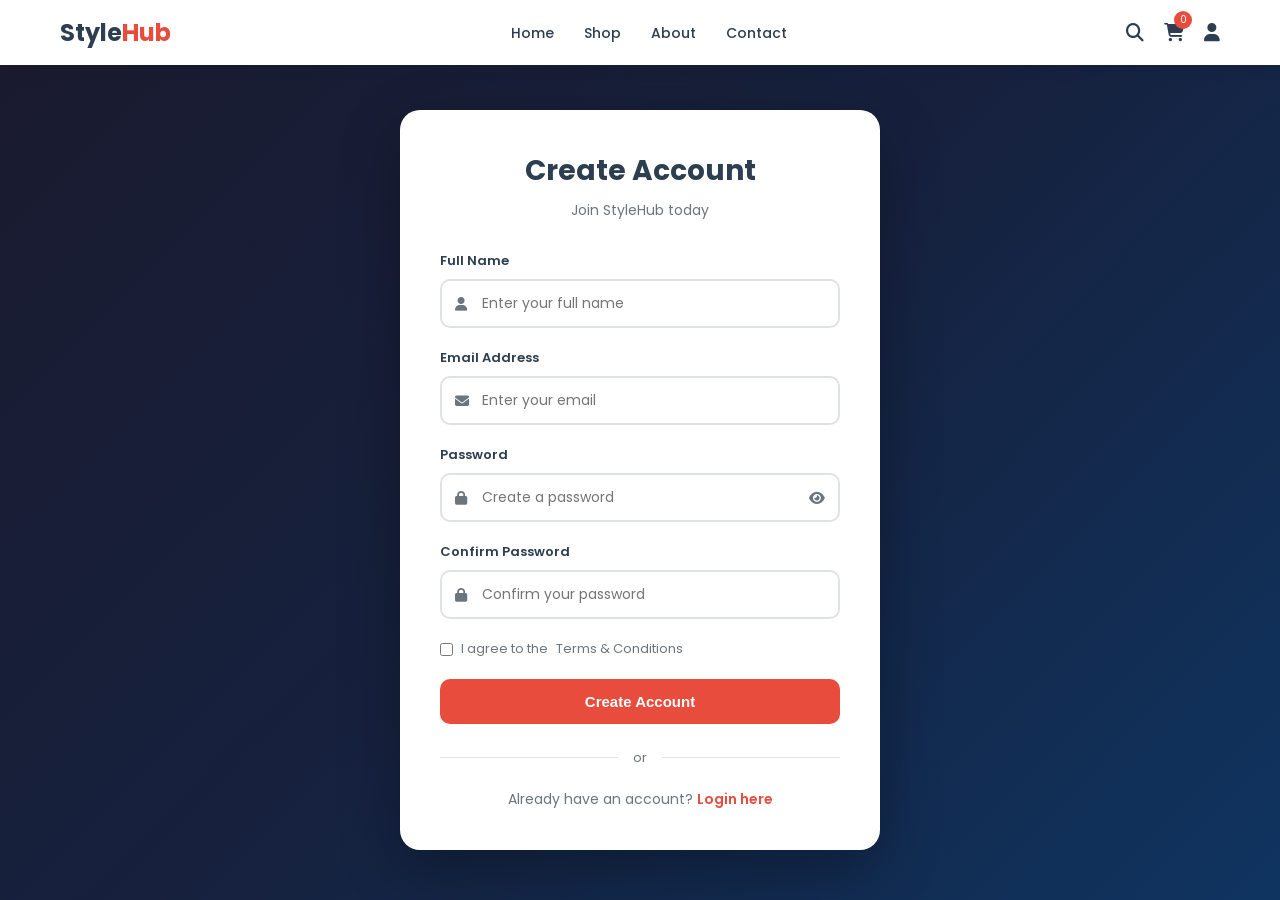
<file: frontend/pages/register.html>
<!DOCTYPE html>
<html lang="en">
<head>
    <meta charset="UTF-8">
    <meta name="viewport" content="width=device-width, initial-scale=1.0">
    <title>Register - StyleHub</title>
    <link rel="stylesheet" href="../css/style.css">
    <link rel="stylesheet" href="../css/auth.css">
    <link href="https://fonts.googleapis.com/css2?family=Poppins:wght@300;400;500;600;700&display=swap" rel="stylesheet">
    <link rel="stylesheet" href="https://cdnjs.cloudflare.com/ajax/libs/font-awesome/6.4.0/css/all.min.css">
</head>
<body>

    <!-- NAVBAR -->
    <nav class="navbar">
        <div class="nav-container">
            <div class="nav-logo">
                <a href="../index.html">Style<span>Hub</span></a>
            </div>
            <ul class="nav-links">
                <li><a href="../index.html">Home</a></li>
                <li><a href="products.html">Shop</a></li>
                <li><a href="about.html">About</a></li>
                <li><a href="contact.html">Contact</a></li>
            </ul>
            <div class="nav-icons">
                <a href="search.html"><i class="fas fa-search"></i></a>
                <a href="cart.html">
                    <i class="fas fa-shopping-cart"></i>
                    <span class="cart-count">0</span>
                </a>
                <a href="login.html" id="nav-auth-link">
                    <i class="fas fa-user"></i>
                </a>
            </div>
            <div class="hamburger">
                <span></span>
                <span></span>
                <span></span>
            </div>
        </div>
    </nav>

    <!-- AUTH SECTION -->
    <section class="auth-section">
        <div class="auth-container">

            <!-- REGISTER FORM -->
            <div class="auth-box">
                <div class="auth-header">
                    <h2>Create Account</h2>
                    <p>Join StyleHub today</p>
                </div>
                <form class="auth-form" id="register-form">
                    <div class="form-group">
                        <label>Full Name</label>
                        <div class="input-group">
                            <i class="fas fa-user"></i>
                            <input type="text" id="register-name" placeholder="Enter your full name" required>
                        </div>
                    </div>
                    <div class="form-group">
                        <label>Email Address</label>
                        <div class="input-group">
                            <i class="fas fa-envelope"></i>
                            <input type="email" id="register-email" placeholder="Enter your email" required>
                        </div>
                    </div>
                    <div class="form-group">
                        <label>Password</label>
                        <div class="input-group">
                            <i class="fas fa-lock"></i>
                            <input type="password" id="register-password" placeholder="Create a password" required>
                            <i class="fas fa-eye toggle-password" id="toggle-register-password"></i>
                        </div>
                    </div>
                    <div class="form-group">
                        <label>Confirm Password</label>
                        <div class="input-group">
                            <i class="fas fa-lock"></i>
                            <input type="password" id="register-confirm-password" placeholder="Confirm your password" required>
                        </div>
                    </div>
                    <div class="form-options">
                        <label class="remember-me">
                            <input type="checkbox" required> 
                            I agree to the <a href="#">Terms & Conditions</a>
                        </label>
                    </div>
                    <button type="submit" class="btn btn-primary btn-full">Create Account</button>
                    <div class="auth-divider">
                        <span>or</span>
                    </div>
                    <p class="auth-switch">
                        Already have an account?
                        <a href="login.html">Login here</a>
                    </p>
                </form>
            </div>

        </div>
    </section>

    <script src="../js/main.js"></script>
    <script src="../js/auth.js"></script>
</body>
</html>
</file>
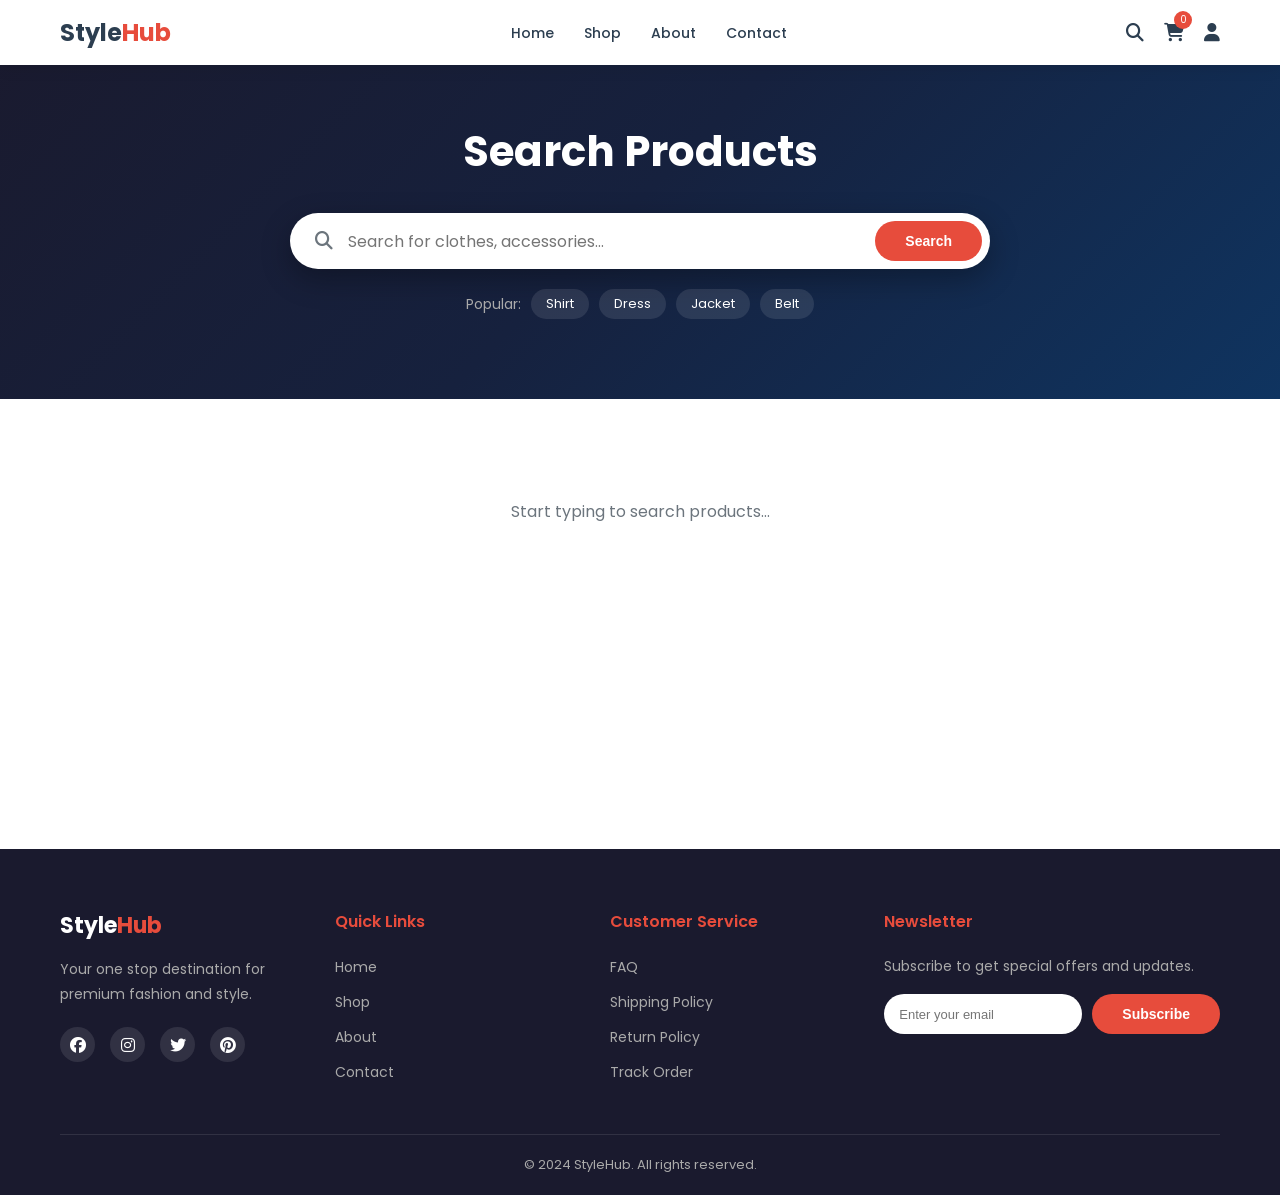
<file: frontend/pages/search.html>
<!DOCTYPE html>
<html lang="en">
<head>
    <meta charset="UTF-8">
    <meta name="viewport" content="width=device-width, initial-scale=1.0">
    <title>Search - StyleHub</title>
    <link rel="stylesheet" href="../css/style.css">
    <link rel="stylesheet" href="../css/search.css">
    <link href="https://fonts.googleapis.com/css2?family=Poppins:wght@300;400;500;600;700&display=swap" rel="stylesheet">
    <link rel="stylesheet" href="https://cdnjs.cloudflare.com/ajax/libs/font-awesome/6.4.0/css/all.min.css">
</head>
<body>

    <!-- NAVBAR -->
    <nav class="navbar">
        <div class="nav-container">
            <div class="nav-logo">
                <a href="../index.html">Style<span>Hub</span></a>
            </div>
            <ul class="nav-links">
                <li><a href="../index.html">Home</a></li>
                <li><a href="products.html">Shop</a></li>
                <li><a href="about.html">About</a></li>
                <li><a href="contact.html">Contact</a></li>
            </ul>
            <div class="nav-icons">
                <a href="search.html"><i class="fas fa-search"></i></a>
                <a href="cart.html">
                    <i class="fas fa-shopping-cart"></i>
                    <span class="cart-count">0</span>
                </a>
                <a href="login.html" id="nav-auth-link">
                    <i class="fas fa-user"></i>
                </a>
            </div>
            <div class="hamburger">
                <span></span>
                <span></span>
                <span></span>
            </div>
        </div>
    </nav>

    <!-- SEARCH HERO -->
    <div class="search-hero">
        <div class="search-hero-content">
            <h1>Search Products</h1>
            <div class="search-bar-large">
                <i class="fas fa-search"></i>
                <input type="text" id="search-input" 
                       placeholder="Search for clothes, accessories..." 
                       autofocus>
                <button id="search-btn" class="btn btn-primary">Search</button>
            </div>
            <div class="search-suggestions">
                <span>Popular:</span>
                <a href="#" class="suggestion-tag" onclick="searchFor('shirt')">Shirt</a>
                <a href="#" class="suggestion-tag" onclick="searchFor('dress')">Dress</a>
                <a href="#" class="suggestion-tag" onclick="searchFor('jacket')">Jacket</a>
                <a href="#" class="suggestion-tag" onclick="searchFor('belt')">Belt</a>
            </div>
        </div>
    </div>

    <!-- SEARCH RESULTS -->
    <section class="search-results-section">
        <div class="container">
            <div id="search-status" class="search-status">
                <p>Start typing to search products...</p>
            </div>
            <div class="products-grid" id="search-results">
                <!-- Results loaded here -->
            </div>
        </div>
    </section>

    <!-- FOOTER -->
    <footer class="footer">
        <div class="container">
            <div class="footer-grid">
                <div class="footer-col">
                    <h3>Style<span>Hub</span></h3>
                    <p>Your one stop destination for premium fashion and style.</p>
                    <div class="social-links">
                        <a href="#"><i class="fab fa-facebook"></i></a>
                        <a href="#"><i class="fab fa-instagram"></i></a>
                        <a href="#"><i class="fab fa-twitter"></i></a>
                        <a href="#"><i class="fab fa-pinterest"></i></a>
                    </div>
                </div>
                <div class="footer-col">
                    <h4>Quick Links</h4>
                    <ul>
                        <li><a href="../index.html">Home</a></li>
                        <li><a href="products.html">Shop</a></li>
                        <li><a href="about.html">About</a></li>
                        <li><a href="contact.html">Contact</a></li>
                    </ul>
                </div>
                <div class="footer-col">
                    <h4>Customer Service</h4>
                    <ul>
                        <li><a href="#">FAQ</a></li>
                        <li><a href="#">Shipping Policy</a></li>
                        <li><a href="#">Return Policy</a></li>
                        <li><a href="#">Track Order</a></li>
                    </ul>
                </div>
                <div class="footer-col">
                    <h4>Newsletter</h4>
                    <p>Subscribe to get special offers and updates.</p>
                    <div class="newsletter">
                        <input type="email" placeholder="Enter your email">
                        <button class="btn btn-primary">Subscribe</button>
                    </div>
                </div>
            </div>
            <div class="footer-bottom">
                <p>&copy; 2024 StyleHub. All rights reserved.</p>
            </div>
        </div>
    </footer>

    <script src="../js/main.js"></script>
    <script src="../js/search.js"></script>
</body>
</html>
</file>
<file: frontend/css/style.css>
/* ─── RESET & BASE ─────────────────────────────────────── */
* {
    margin: 0;
    padding: 0;
    box-sizing: border-box;
}

:root {
    --primary: #2c3e50;
    --accent: #e74c3c;
    --light: #f8f9fa;
    --dark: #1a1a2e;
    --gray: #6c757d;
    --border: #dee2e6;
    --white: #ffffff;
    --shadow: 0 2px 15px rgba(0,0,0,0.1);
    --transition: all 0.3s ease;
}

body {
    font-family: 'Poppins', sans-serif;
    color: var(--primary);
    background-color: var(--white);
    overflow-x: hidden;
}

a {
    text-decoration: none;
    color: inherit;
}

ul {
    list-style: none;
}

img {
    max-width: 100%;
    height: auto;
}

.container {
    max-width: 1200px;
    margin: 0 auto;
    padding: 0 20px;
}

/* ─── BUTTONS ───────────────────────────────────────────── */
.btn {
    display: inline-block;
    padding: 12px 30px;
    border-radius: 30px;
    font-size: 14px;
    font-weight: 600;
    cursor: pointer;
    transition: var(--transition);
    border: none;
    text-align: center;
}

.btn-primary {
    background-color: var(--accent);
    color: var(--white);
}

.btn-primary:hover {
    background-color: #c0392b;
    transform: translateY(-2px);
    box-shadow: 0 5px 15px rgba(231,76,60,0.4);
}

.btn-secondary {
    background-color: transparent;
    color: var(--primary);
    border: 2px solid var(--primary);
}

.btn-secondary:hover {
    background-color: var(--primary);
    color: var(--white);
}

/* ─── NAVBAR ────────────────────────────────────────────── */
.navbar {
    position: fixed;
    top: 0;
    left: 0;
    width: 100%;
    z-index: 1000;
    background-color: var(--white);
    box-shadow: var(--shadow);
    padding: 15px 0;
    transition: var(--transition);
}

.nav-container {
    max-width: 1200px;
    margin: 0 auto;
    padding: 0 20px;
    display: flex;
    align-items: center;
    justify-content: space-between;
}

.nav-logo a {
    font-size: 24px;
    font-weight: 700;
    color: var(--primary);
}

.nav-logo span {
    color: var(--accent);
}

.nav-links {
    display: flex;
    gap: 30px;
}

.nav-links a {
    font-size: 14px;
    font-weight: 500;
    color: var(--primary);
    transition: var(--transition);
    position: relative;
}

.nav-links a::after {
    content: '';
    position: absolute;
    bottom: -3px;
    left: 0;
    width: 0;
    height: 2px;
    background-color: var(--accent);
    transition: var(--transition);
}

.nav-links a:hover::after {
    width: 100%;
}

.nav-links a:hover {
    color: var(--accent);
}

.nav-icons {
    display: flex;
    align-items: center;
    gap: 20px;
}

.nav-icons a {
    font-size: 18px;
    color: var(--primary);
    transition: var(--transition);
    position: relative;
}

.nav-icons a:hover {
    color: var(--accent);
}

.cart-count {
    position: absolute;
    top: -8px;
    right: -8px;
    background-color: var(--accent);
    color: var(--white);
    font-size: 10px;
    width: 18px;
    height: 18px;
    border-radius: 50%;
    display: flex;
    align-items: center;
    justify-content: center;
}

.hamburger {
    display: none;
    flex-direction: column;
    gap: 5px;
    cursor: pointer;
}

.hamburger span {
    width: 25px;
    height: 3px;
    background-color: var(--primary);
    border-radius: 3px;
    transition: var(--transition);
}

/* ─── SECTION TITLE ─────────────────────────────────────── */
.section-title {
    font-size: 32px;
    font-weight: 700;
    text-align: center;
    margin-bottom: 40px;
    position: relative;
}

.section-title::after {
    content: '';
    position: absolute;
    bottom: -10px;
    left: 50%;
    transform: translateX(-50%);
    width: 60px;
    height: 3px;
    background-color: var(--accent);
}

/* ─── PRODUCT CARD ──────────────────────────────────────── */
.product-card {
    background-color: var(--white);
    border-radius: 10px;
    overflow: hidden;
    box-shadow: var(--shadow);
    transition: var(--transition);
    cursor: pointer;
}

.product-card:hover {
    transform: translateY(-5px);
    box-shadow: 0 10px 30px rgba(0,0,0,0.15);
}

.product-card img {
    width: 100%;
    height: 280px;
    object-fit: cover;
}

.product-card-info {
    padding: 15px;
}

.product-card-info h3 {
    font-size: 16px;
    font-weight: 600;
    margin-bottom: 5px;
}

.product-card-info .category {
    font-size: 12px;
    color: var(--gray);
    margin-bottom: 10px;
}

.product-card-info .price {
    font-size: 18px;
    font-weight: 700;
    color: var(--accent);
}

.product-card-actions {
    padding: 0 15px 15px;
    display: flex;
    gap: 10px;
}

.product-card-actions .btn {
    flex: 1;
    padding: 8px 15px;
    font-size: 12px;
}

/* ─── FOOTER ────────────────────────────────────────────── */
.footer {
    background-color: var(--dark);
    color: var(--white);
    padding: 60px 0 20px;
}

.footer-grid {
    display: grid;
    grid-template-columns: repeat(4, 1fr);
    gap: 40px;
    margin-bottom: 40px;
}

.footer-col h3 {
    font-size: 22px;
    font-weight: 700;
    margin-bottom: 15px;
}

.footer-col h3 span {
    color: var(--accent);
}

.footer-col h4 {
    font-size: 16px;
    font-weight: 600;
    margin-bottom: 20px;
    color: var(--accent);
}

.footer-col p {
    font-size: 14px;
    color: #aaa;
    line-height: 1.8;
}

.footer-col ul li {
    margin-bottom: 10px;
}

.footer-col ul li a {
    font-size: 14px;
    color: #aaa;
    transition: var(--transition);
}

.footer-col ul li a:hover {
    color: var(--accent);
    padding-left: 5px;
}

.social-links {
    display: flex;
    gap: 15px;
    margin-top: 20px;
}

.social-links a {
    width: 35px;
    height: 35px;
    background-color: rgba(255,255,255,0.1);
    border-radius: 50%;
    display: flex;
    align-items: center;
    justify-content: center;
    transition: var(--transition);
}

.social-links a:hover {
    background-color: var(--accent);
}

.newsletter {
    display: flex;
    gap: 10px;
    margin-top: 15px;
}

.newsletter input {
    flex: 1;
    padding: 10px 15px;
    border-radius: 30px;
    border: none;
    outline: none;
    font-size: 13px;
}

.footer-bottom {
    border-top: 1px solid rgba(255,255,255,0.1);
    padding-top: 20px;
    text-align: center;
    color: #aaa;
    font-size: 13px;
}

/* ─── RESPONSIVE ────────────────────────────────────────── */
@media (max-width: 768px) {
    .nav-links {
        display: none;
        position: absolute;
        top: 70px;
        left: 0;
        width: 100%;
        background-color: var(--white);
        flex-direction: column;
        padding: 20px;
        box-shadow: var(--shadow);
    }

    .nav-links.active {
        display: flex;
    }

    .hamburger {
        display: flex;
    }

    .footer-grid {
        grid-template-columns: repeat(2, 1fr);
    }
}

@media (max-width: 480px) {
    .footer-grid {
        grid-template-columns: 1fr;
    }
}

.nav-links a.active {
    color: var(--accent) !important;
}

.nav-links a.active::after {
    width: 100% !important;
}



/* ─── BUTTON FULL ───────────────────────────────────────── */
.btn-full {
    width: 100%;
    padding: 14px;
    font-size: 15px;
    border-radius: 10px;
}
</file>
<file: frontend/css/cart.css>
/* ─── CART SECTION ──────────────────────────────────────── */
.cart-section {
    padding: 60px 0;
    min-height: 60vh;
}

.cart-layout {
    display: grid;
    grid-template-columns: 1fr 350px;
    gap: 40px;
    align-items: start;
}

/* ─── CART ITEMS ────────────────────────────────────────── */
.cart-items {
    background-color: var(--white);
    border-radius: 10px;
    box-shadow: var(--shadow);
    overflow: hidden;
}

.cart-item {
    display: grid;
    grid-template-columns: 100px 1fr auto;
    gap: 20px;
    padding: 20px;
    border-bottom: 1px solid var(--border);
    align-items: center;
    transition: var(--transition);
}

.cart-item:last-child {
    border-bottom: none;
}

.cart-item:hover {
    background-color: var(--light);
}

.cart-item img {
    width: 100px;
    height: 100px;
    object-fit: cover;
    border-radius: 8px;
}

.cart-item-info h4 {
    font-size: 16px;
    font-weight: 600;
    margin-bottom: 5px;
}

.cart-item-info .category {
    font-size: 12px;
    color: var(--gray);
    margin-bottom: 10px;
}

.cart-item-info .price {
    font-size: 16px;
    font-weight: 700;
    color: var(--accent);
}

.cart-item-actions {
    display: flex;
    flex-direction: column;
    align-items: center;
    gap: 10px;
}

/* ─── QUANTITY CONTROL ──────────────────────────────────── */
.quantity-control {
    display: flex;
    align-items: center;
    gap: 10px;
    border: 1px solid var(--border);
    border-radius: 8px;
    overflow: hidden;
}

.quantity-btn {
    width: 32px;
    height: 32px;
    border: none;
    background-color: var(--light);
    cursor: pointer;
    font-size: 16px;
    transition: var(--transition);
    display: flex;
    align-items: center;
    justify-content: center;
}

.quantity-btn:hover {
    background-color: var(--accent);
    color: var(--white);
}

.quantity-value {
    font-size: 14px;
    font-weight: 600;
    min-width: 20px;
    text-align: center;
}

.remove-btn {
    background: none;
    border: none;
    color: var(--gray);
    cursor: pointer;
    font-size: 14px;
    transition: var(--transition);
    padding: 5px;
}

.remove-btn:hover {
    color: var(--accent);
}

/* ─── EMPTY CART ────────────────────────────────────────── */
.empty-cart {
    text-align: center;
    padding: 80px 20px;
    color: var(--gray);
}

.empty-cart i {
    font-size: 80px;
    color: var(--border);
    margin-bottom: 20px;
}

.empty-cart h3 {
    font-size: 24px;
    margin-bottom: 10px;
    color: var(--primary);
}

.empty-cart p {
    font-size: 14px;
    margin-bottom: 25px;
}

/* ─── ORDER SUMMARY ─────────────────────────────────────── */
.order-summary {
    background-color: var(--white);
    border-radius: 10px;
    box-shadow: var(--shadow);
    padding: 25px;
    position: sticky;
    top: 90px;
}

.order-summary h3 {
    font-size: 18px;
    font-weight: 700;
    margin-bottom: 20px;
    padding-bottom: 15px;
    border-bottom: 2px solid var(--border);
}

.summary-row {
    display: flex;
    justify-content: space-between;
    margin-bottom: 15px;
    font-size: 14px;
    color: var(--gray);
}

.summary-row.total {
    font-size: 18px;
    font-weight: 700;
    color: var(--primary);
    margin-top: 5px;
}

.summary-divider {
    height: 1px;
    background-color: var(--border);
    margin: 15px 0;
}

.order-summary .btn-full {
    margin-bottom: 15px;
}

.btn-continue {
    display: block;
    text-align: center;
    font-size: 14px;
    color: var(--gray);
    transition: var(--transition);
}

.btn-continue:hover {
    color: var(--accent);
}

/* ─── RESPONSIVE ────────────────────────────────────────── */
@media (max-width: 768px) {
    .cart-layout {
        grid-template-columns: 1fr;
    }

    .order-summary {
        position: static;
    }

    .cart-item {
        grid-template-columns: 80px 1fr;
    }

    .cart-item-actions {
        grid-column: 1 / -1;
        flex-direction: row;
        justify-content: space-between;
    }
}

@media (max-width: 480px) {
    .cart-item {
        grid-template-columns: 1fr;
    }

    .cart-item img {
        width: 100%;
        height: 200px;
    }
}
</file>
<file: frontend/css/checkout.css>
/* ─── CHECKOUT SECTION ──────────────────────────────────── */
.checkout-section {
    padding: 60px 0;
    background-color: var(--light);
    min-height: 60vh;
}

.checkout-layout {
    display: grid;
    grid-template-columns: 1fr 380px;
    gap: 30px;
    align-items: start;
}

/* ─── CHECKOUT BOX ──────────────────────────────────────── */
.checkout-box {
    background-color: var(--white);
    border-radius: 10px;
    box-shadow: var(--shadow);
    padding: 30px;
    margin-bottom: 25px;
}

.checkout-box h3 {
    font-size: 18px;
    font-weight: 700;
    margin-bottom: 25px;
    padding-bottom: 15px;
    border-bottom: 2px solid var(--border);
    display: flex;
    align-items: center;
    gap: 10px;
    color: var(--primary);
}

.checkout-box h3 i {
    color: var(--accent);
}

/* ─── FORM STYLES ───────────────────────────────────────── */
.checkout-form .form-group {
    margin-bottom: 20px;
}

.checkout-form .form-group label {
    display: block;
    font-size: 13px;
    font-weight: 600;
    color: var(--primary);
    margin-bottom: 8px;
}

.checkout-form .form-group input,
.checkout-form .form-group select {
    width: 100%;
    padding: 12px 15px;
    border: 2px solid var(--border);
    border-radius: 8px;
    font-size: 14px;
    font-family: 'Poppins', sans-serif;
    color: var(--primary);
    outline: none;
    transition: var(--transition);
    background-color: var(--white);
}

.checkout-form .form-group input:focus,
.checkout-form .form-group select:focus {
    border-color: var(--accent);
}

/* ─── PAYMENT METHODS ───────────────────────────────────── */
.payment-methods {
    display: flex;
    gap: 15px;
    margin-bottom: 25px;
}

.payment-method {
    flex: 1;
    display: flex;
    align-items: center;
    gap: 10px;
    padding: 15px;
    border: 2px solid var(--border);
    border-radius: 8px;
    cursor: pointer;
    transition: var(--transition);
    font-size: 14px;
    font-weight: 500;
}

.payment-method input {
    accent-color: var(--accent);
}

.payment-method.active {
    border-color: var(--accent);
    background-color: #fef9f9;
}

.payment-method i {
    font-size: 18px;
    color: var(--accent);
}

/* ─── CHECKOUT ITEMS ────────────────────────────────────── */
.checkout-item {
    display: flex;
    gap: 15px;
    align-items: center;
    padding: 12px 0;
    border-bottom: 1px solid var(--border);
}

.checkout-item:last-child {
    border-bottom: none;
}

.checkout-item img {
    width: 60px;
    height: 60px;
    object-fit: cover;
    border-radius: 8px;
}

.checkout-item-info {
    flex: 1;
}

.checkout-item-info h4 {
    font-size: 14px;
    font-weight: 600;
    margin-bottom: 3px;
}

.checkout-item-info p {
    font-size: 12px;
    color: var(--gray);
}

.checkout-item-price {
    font-size: 14px;
    font-weight: 700;
    color: var(--accent);
}

/* ─── SUMMARY ───────────────────────────────────────────── */
.checkout-summary .summary-row {
    display: flex;
    justify-content: space-between;
    margin-bottom: 12px;
    font-size: 14px;
    color: var(--gray);
}

.checkout-summary .summary-row.total {
    font-size: 18px;
    font-weight: 700;
    color: var(--primary);
    margin-top: 5px;
}

.checkout-summary .summary-divider {
    height: 1px;
    background-color: var(--border);
    margin: 15px 0;
}

.checkout-summary .btn-full {
    margin-top: 20px;
    margin-bottom: 15px;
}

.secure-text {
    text-align: center;
    font-size: 12px;
    color: var(--gray);
    display: flex;
    align-items: center;
    justify-content: center;
    gap: 5px;
}

.secure-text i {
    color: #2ecc71;
}

/* ─── RESPONSIVE ────────────────────────────────────────── */
@media (max-width: 1024px) {
    .checkout-layout {
        grid-template-columns: 1fr;
    }

    .checkout-summary {
        position: static;
    }
}

@media (max-width: 480px) {
    .form-row {
        grid-template-columns: 1fr;
    }

    .payment-methods {
        flex-direction: column;
    }
}

/* ─── SAVED ADDRESSES ───────────────────────────────────── */
.saved-address-card {
    display: flex;
    align-items: flex-start;
    gap: 12px;
    padding: 15px;
    border: 2px solid var(--border);
    border-radius: 10px;
    margin-bottom: 12px;
    cursor: pointer;
    transition: var(--transition);
    background-color: var(--white);
}

.saved-address-card:hover {
    border-color: var(--primary);
    background-color: var(--light);
}

.saved-address-card.selected {
    border-color: var(--accent);
    background-color: #fef9f9;
}

.saved-address-card.selected:hover {
    border-color: var(--accent);
    background-color: #fef9f9;
}

.saved-address-radio input[type="radio"] {
    accent-color: var(--accent);
    width: 16px;
    height: 16px;
    margin-top: 3px;
}

.default-badge {
    background-color: var(--accent);
    color: white;
    padding: 2px 8px;
    border-radius: 20px;
    font-size: 11px;
    font-weight: 600;
}

#saved-addresses-section button {
    display: block;
    margin-bottom: 20px;
}

#saved-addresses-section .btn-secondary {
    background-color: transparent;
    color: var(--primary);
    border: 2px solid var(--primary);
}

#saved-addresses-section .btn-secondary:hover {
    background-color: var(--primary);
    color: var(--white);
}
</file>
<file: frontend/css/contact.css>
/* ─── CONTACT SECTION ───────────────────────────────────── */
.contact-section {
    padding: 80px 0;
}

.contact-layout {
    display: grid;
    grid-template-columns: 1fr 1fr;
    gap: 60px;
    align-items: start;
}

/* ─── CONTACT INFO ──────────────────────────────────────── */
.contact-info h2 {
    font-size: 32px;
    font-weight: 700;
    margin-bottom: 15px;
    color: var(--primary);
}

.contact-info > p {
    font-size: 15px;
    color: var(--gray);
    line-height: 1.8;
    margin-bottom: 35px;
}

/* ─── INFO CARDS ────────────────────────────────────────── */
.info-cards {
    display: flex;
    flex-direction: column;
    gap: 20px;
    margin-bottom: 35px;
}

.info-card {
    display: flex;
    align-items: flex-start;
    gap: 15px;
    padding: 20px;
    background-color: var(--light);
    border-radius: 10px;
    transition: var(--transition);
}

.info-card:hover {
    box-shadow: var(--shadow);
    transform: translateX(5px);
}

.info-icon {
    width: 45px;
    height: 45px;
    background-color: var(--accent);
    border-radius: 10px;
    display: flex;
    align-items: center;
    justify-content: center;
    flex-shrink: 0;
}

.info-icon i {
    font-size: 18px;
    color: var(--white);
}

.info-content h4 {
    font-size: 15px;
    font-weight: 600;
    margin-bottom: 5px;
    color: var(--primary);
}

.info-content p {
    font-size: 14px;
    color: var(--gray);
}

/* ─── CONTACT SOCIAL ────────────────────────────────────── */
.contact-social h4 {
    font-size: 16px;
    font-weight: 600;
    margin-bottom: 15px;
    color: var(--primary);
}

/* ─── CONTACT FORM ──────────────────────────────────────── */
.contact-form-box {
    background-color: var(--white);
    border-radius: 15px;
    padding: 40px;
    box-shadow: var(--shadow);
}

.contact-form-box h2 {
    font-size: 26px;
    font-weight: 700;
    margin-bottom: 25px;
    color: var(--primary);
}

.contact-form-box .form-group {
    margin-bottom: 20px;
}

.contact-form-box .form-group label {
    display: block;
    font-size: 13px;
    font-weight: 600;
    color: var(--primary);
    margin-bottom: 8px;
}

.contact-form-box .form-group input,
.contact-form-box .form-group select,
.contact-form-box .form-group textarea {
    width: 100%;
    padding: 12px 15px;
    border: 2px solid var(--border);
    border-radius: 8px;
    font-size: 14px;
    font-family: 'Poppins', sans-serif;
    color: var(--primary);
    outline: none;
    transition: var(--transition);
    background-color: var(--white);
}

.contact-form-box .form-group input:focus,
.contact-form-box .form-group select:focus,
.contact-form-box .form-group textarea:focus {
    border-color: var(--accent);
}

.contact-form-box .form-group textarea {
    resize: vertical;
    min-height: 120px;
}

/* ─── RESPONSIVE ────────────────────────────────────────── */
@media (max-width: 1024px) {
    .contact-layout {
        grid-template-columns: 1fr;
        gap: 40px;
    }
}

@media (max-width: 480px) {
    .contact-form-box {
        padding: 25px 20px;
    }

    .form-row {
        grid-template-columns: 1fr;
    }
}
</file>
<file: frontend/css/auth.css>
/* ─── AUTH SECTION ──────────────────────────────────────── */
.auth-section {
    min-height: 100vh;
    display: flex;
    align-items: center;
    justify-content: center;
    background: linear-gradient(135deg, #1a1a2e 0%, #16213e 50%, #0f3460 100%);
    padding: 100px 20px 40px;
}

.auth-container {
    width: 100%;
    max-width: 480px;
}

/* ─── AUTH BOX ──────────────────────────────────────────── */
.auth-box {
    background-color: var(--white);
    border-radius: 20px;
    padding: 40px;
    box-shadow: 0 20px 60px rgba(0,0,0,0.3);
}

.auth-header {
    text-align: center;
    margin-bottom: 30px;
}

.auth-header h2 {
    font-size: 28px;
    font-weight: 700;
    color: var(--primary);
    margin-bottom: 8px;
}

.auth-header p {
    font-size: 14px;
    color: var(--gray);
}

/* ─── FORM GROUPS ───────────────────────────────────────── */
.form-group {
    margin-bottom: 20px;
}

.form-group label {
    display: block;
    font-size: 13px;
    font-weight: 600;
    color: var(--primary);
    margin-bottom: 8px;
}

.input-group {
    position: relative;
    display: flex;
    align-items: center;
}

.input-group i {
    position: absolute;
    left: 15px;
    color: var(--gray);
    font-size: 14px;
}

.input-group input {
    width: 100%;
    padding: 12px 15px 12px 40px;
    border: 2px solid var(--border);
    border-radius: 10px;
    font-size: 14px;
    font-family: 'Poppins', sans-serif;
    color: var(--primary);
    outline: none;
    transition: var(--transition);
}

.input-group input:focus {
    border-color: var(--accent);
}

.toggle-password {
    position: absolute !important;
    right: 15px !important;
    left: auto !important;
    cursor: pointer;
}

.toggle-password:hover {
    color: var(--accent);
}

/* ─── FORM OPTIONS ──────────────────────────────────────── */
.form-options {
    display: flex;
    justify-content: space-between;
    align-items: center;
    margin-bottom: 20px;
}

.remember-me {
    display: flex;
    align-items: center;
    gap: 8px;
    font-size: 13px;
    color: var(--gray);
    cursor: pointer;
}

.remember-me input {
    accent-color: var(--accent);
}

.forgot-password {
    font-size: 13px;
    color: var(--accent);
    transition: var(--transition);
}

.forgot-password:hover {
    text-decoration: underline;
}

/* ─── AUTH DIVIDER ──────────────────────────────────────── */
.auth-divider {
    text-align: center;
    margin: 20px 0;
    position: relative;
}

.auth-divider::before {
    content: '';
    position: absolute;
    top: 50%;
    left: 0;
    width: 100%;
    height: 1px;
    background-color: var(--border);
}

.auth-divider span {
    position: relative;
    background-color: var(--white);
    padding: 0 15px;
    font-size: 13px;
    color: var(--gray);
}

/* ─── AUTH SWITCH ───────────────────────────────────────── */
.auth-switch {
    text-align: center;
    font-size: 14px;
    color: var(--gray);
}

.auth-switch a {
    color: var(--accent);
    font-weight: 600;
    transition: var(--transition);
}

.auth-switch a:hover {
    text-decoration: underline;
}

/* ─── ERROR MESSAGE ─────────────────────────────────────── */
.error-message {
    background-color: #ffeaea;
    color: var(--accent);
    padding: 10px 15px;
    border-radius: 8px;
    font-size: 13px;
    margin-bottom: 15px;
    border-left: 3px solid var(--accent);
}

.success-message {
    background-color: #eafaf1;
    color: #2ecc71;
    padding: 10px 15px;
    border-radius: 8px;
    font-size: 13px;
    margin-bottom: 15px;
    border-left: 3px solid #2ecc71;
}

/* ─── RESPONSIVE ────────────────────────────────────────── */
@media (max-width: 480px) {
    .auth-box {
        padding: 30px 20px;
    }

    .form-options {
        flex-direction: column;
        align-items: flex-start;
        gap: 10px;
    }
}
</file>
<file: frontend/css/order-success.css>
/* ─── SUCCESS SECTION ───────────────────────────────────── */
.success-section {
    min-height: 80vh;
    display: flex;
    align-items: center;
    justify-content: center;
    padding: 100px 20px 60px;
    background: linear-gradient(135deg, #1a1a2e 0%, #16213e 50%, #0f3460 100%);
}

.success-box {
    background-color: var(--white);
    border-radius: 20px;
    padding: 60px 40px;
    text-align: center;
    max-width: 600px;
    width: 100%;
    box-shadow: 0 20px 60px rgba(0,0,0,0.3);
}

/* ─── SUCCESS ICON ──────────────────────────────────────── */
.success-icon {
    width: 100px;
    height: 100px;
    background-color: #eafaf1;
    border-radius: 50%;
    display: flex;
    align-items: center;
    justify-content: center;
    margin: 0 auto 25px;
    animation: scaleIn 0.5s ease;
}

.success-icon i {
    font-size: 50px;
    color: #2ecc71;
}

@keyframes scaleIn {
    from {
        transform: scale(0);
        opacity: 0;
    }
    to {
        transform: scale(1);
        opacity: 1;
    }
}

/* ─── SUCCESS TEXT ──────────────────────────────────────── */
.success-box h1 {
    font-size: 28px;
    font-weight: 700;
    color: var(--primary);
    margin-bottom: 15px;
}

.success-box p {
    font-size: 15px;
    color: var(--gray);
    line-height: 1.8;
    margin-bottom: 25px;
}

/* ─── ORDER ID BOX ──────────────────────────────────────── */
.order-id-box {
    background-color: var(--light);
    border-radius: 10px;
    padding: 20px;
    margin-bottom: 35px;
}

.order-id-box p {
    font-size: 13px;
    color: var(--gray);
    margin-bottom: 5px;
}

.order-id-box h2 {
    font-size: 28px;
    font-weight: 700;
    color: var(--accent);
}

/* ─── SUCCESS STEPS ─────────────────────────────────────── */
.success-steps {
    display: flex;
    align-items: center;
    justify-content: center;
    margin-bottom: 35px;
    flex-wrap: wrap;
    gap: 5px;
}

.step {
    display: flex;
    flex-direction: column;
    align-items: center;
    gap: 8px;
}

.step i {
    width: 45px;
    height: 45px;
    border-radius: 50%;
    background-color: var(--border);
    color: var(--gray);
    display: flex;
    align-items: center;
    justify-content: center;
    font-size: 16px;
    transition: var(--transition);
}

.step p {
    font-size: 12px;
    color: var(--gray);
    margin: 0;
}

.step.active i {
    background-color: #2ecc71;
    color: var(--white);
}

.step.active p {
    color: #2ecc71;
    font-weight: 600;
}

.step-line {
    width: 60px;
    height: 2px;
    background-color: var(--border);
    margin-bottom: 20px;
}

/* ─── SUCCESS ACTIONS ───────────────────────────────────── */
.success-actions {
    display: flex;
    gap: 15px;
    justify-content: center;
    flex-wrap: wrap;
}

.success-actions .btn {
    min-width: 180px;
}

/* ─── RESPONSIVE ────────────────────────────────────────── */
@media (max-width: 480px) {
    .success-box {
        padding: 40px 20px;
    }

    .success-box h1 {
        font-size: 22px;
    }

    .step-line {
        width: 30px;
    }

    .success-actions {
        flex-direction: column;
    }

    .success-actions .btn {
        width: 100%;
    }
}
</file>
<file: frontend/css/product-detail.css>
/* ─── BREADCRUMB ────────────────────────────────────────── */
.breadcrumb {
    background-color: var(--light);
    padding: 15px 0;
    margin-top: 70px;
}

.breadcrumb .container {
    display: flex;
    align-items: center;
    gap: 10px;
    font-size: 13px;
}

.breadcrumb a {
    color: var(--gray);
    transition: var(--transition);
}

.breadcrumb a:hover {
    color: var(--accent);
}

.breadcrumb i {
    color: var(--gray);
    font-size: 10px;
}

.breadcrumb span {
    color: var(--primary);
    font-weight: 500;
}

/* ─── PRODUCT DETAIL SECTION ────────────────────────────── */
.product-detail-section {
    padding: 60px 0;
}

.product-detail-layout {
    display: grid;
    grid-template-columns: 1fr 1fr;
    gap: 60px;
    align-items: start;
}

/* ─── LOADING ───────────────────────────────────────────── */
.loading {
    grid-column: 1 / -1;
    text-align: center;
    padding: 60px;
    color: var(--gray);
}

.loading i {
    font-size: 40px;
    margin-bottom: 15px;
    color: var(--accent);
}

/* ─── PRODUCT IMAGE ─────────────────────────────────────── */
.product-images {
    position: sticky;
    top: 90px;
}

.main-image {
    width: auto; /* Changed from 100% */
    max-width: 100%;
    height: 500px;
    object-fit: contain;
    border-radius: 15px;
    box-shadow: var(--shadow);
    margin-bottom: 15px;
}

.image-thumbnails {
    display: flex;
    gap: 10px;
}

.thumbnail {
    width: 80px;
    height: 80px;
    object-fit: cover;
    border-radius: 8px;
    cursor: pointer;
    border: 2px solid transparent;
    transition: var(--transition);
}

.thumbnail:hover,
.thumbnail.active {
    border-color: var(--accent);
}

/* ─── PRODUCT INFO ──────────────────────────────────────── */
.product-info {
    padding: 10px 0;
}

.product-category-badge {
    display: inline-block;
    background-color: var(--light);
    color: var(--accent);
    padding: 5px 15px;
    border-radius: 20px;
    font-size: 12px;
    font-weight: 600;
    text-transform: uppercase;
    margin-bottom: 15px;
}

.product-info h1 {
    font-size: 32px;
    font-weight: 700;
    margin-bottom: 15px;
    line-height: 1.3;
}

.product-price {
    font-size: 28px;
    font-weight: 700;
    color: var(--accent);
    margin-bottom: 20px;
}

.product-stock {
    display: flex;
    align-items: center;
    gap: 8px;
    font-size: 14px;
    margin-bottom: 20px;
}

.stock-badge {
    padding: 4px 12px;
    border-radius: 20px;
    font-size: 12px;
    font-weight: 600;
}

.stock-badge.in-stock {
    background-color: #eafaf1;
    color: #2ecc71;
}

.stock-badge.out-of-stock {
    background-color: #ffeaea;
    color: var(--accent);
}

.product-description {
    font-size: 15px;
    line-height: 1.8;
    color: var(--gray);
    margin-bottom: 25px;
    padding-bottom: 25px;
    border-bottom: 1px solid var(--border);
}

/* ─── SIZE SELECTOR ─────────────────────────────────────── */
.size-selector {
    margin-bottom: 25px;
}

.size-selector h4 {
    font-size: 14px;
    font-weight: 600;
    margin-bottom: 12px;
}

.size-options {
    display: flex;
    gap: 10px;
    flex-wrap: wrap;
}

.size-btn {
    width: 45px;
    height: 45px;
    border: 2px solid var(--border);
    border-radius: 8px;
    background: none;
    font-size: 13px;
    font-weight: 600;
    cursor: pointer;
    transition: var(--transition);
    font-family: 'Poppins', sans-serif;
}

.size-btn:hover,
.size-btn.active {
    border-color: var(--accent);
    background-color: var(--accent);
    color: var(--white);
}

/* ─── QUANTITY ──────────────────────────────────────────── */
.quantity-selector {
    margin-bottom: 25px;
}

.quantity-selector h4 {
    font-size: 14px;
    font-weight: 600;
    margin-bottom: 12px;
}

.quantity-selector .quantity-control {
    width: fit-content;
}

.quantity-selector .quantity-btn {
    width: 40px;
    height: 40px;
}

.quantity-selector .quantity-value {
    padding: 0 15px;
    font-size: 16px;
}

/* ─── ADD TO CART BUTTON ────────────────────────────────── */
.product-actions {
    display: flex;
    gap: 15px;
    margin-bottom: 30px;
}

.product-actions .btn {
    flex: 1;
    padding: 15px;
    font-size: 15px;
}

.btn-wishlist {
    width: 50px;
    height: 50px;
    border: 2px solid var(--border);
    border-radius: 10px;
    background: none;
    cursor: pointer;
    font-size: 18px;
    color: var(--gray);
    transition: var(--transition);
    display: flex;
    align-items: center;
    justify-content: center;
}

.btn-wishlist:hover {
    border-color: var(--accent);
    color: var(--accent);
}

/* ─── PRODUCT META ──────────────────────────────────────── */
.product-meta {
    font-size: 13px;
    color: var(--gray);
    line-height: 2;
}

.product-meta span {
    font-weight: 600;
    color: var(--primary);
}

/* ─── RELATED PRODUCTS ──────────────────────────────────── */
.related-products {
    padding: 60px 0;
    background-color: var(--light);
}

.related-products .products-grid {
    display: grid;
    grid-template-columns: repeat(4, 1fr);
    gap: 25px;
}

/* ─── RESPONSIVE ────────────────────────────────────────── */
@media (max-width: 1024px) {
    .related-products .products-grid {
        grid-template-columns: repeat(2, 1fr);
    }
}

@media (max-width: 768px) {
    .product-detail-layout {
        display: grid;
        grid-template-columns: auto 1fr; /* Changed from 1fr 1fr */
        gap: 40px; /* Reduced gap slightly to bring them closer together */
        align-items: start;
    }

    .product-images {
        position: static;
    }

    .main-image {
        height: 350px;
    }

    .product-info h1 {
        font-size: 24px;
    }

    .product-actions {
        flex-wrap: wrap;
    }
}

@media (max-width: 480px) {
    .related-products .products-grid {
        grid-template-columns: 1fr;
    }
}
</file>
<file: frontend/css/products.css>
/* ─── PAGE HEADER ───────────────────────────────────────── */
.page-header {
    background: linear-gradient(135deg, #1a1a2e 0%, #16213e 50%, #0f3460 100%);
    color: var(--white);
    text-align: center;
    padding: 120px 20px 60px;
}

.page-header h1 {
    font-size: 42px;
    font-weight: 700;
    margin-bottom: 10px;
}

.page-header p {
    font-size: 16px;
    color: #ccc;
}

/* ─── SHOP SECTION ──────────────────────────────────────── */
.shop-section {
    padding: 60px 0;
}

.shop-layout {
    display: grid;
    grid-template-columns: 250px 1fr;
    gap: 40px;
}

/* ─── SIDEBAR ───────────────────────────────────────────── */
.sidebar {
    position: sticky;
    top: 90px;
    height: fit-content;
}

.filter-section {
    background-color: var(--white);
    border-radius: 10px;
    padding: 20px;
    margin-bottom: 20px;
    box-shadow: var(--shadow);
}

.filter-section h3 {
    font-size: 16px;
    font-weight: 600;
    margin-bottom: 15px;
    color: var(--primary);
    padding-bottom: 10px;
    border-bottom: 2px solid var(--border);
}

.filter-list li {
    margin-bottom: 8px;
}

.filter-link {
    font-size: 14px;
    color: var(--gray);
    transition: var(--transition);
    display: block;
    padding: 5px 0;
}

.filter-link:hover,
.filter-link.active {
    color: var(--accent);
    padding-left: 5px;
}

.filter-link.active {
    font-weight: 600;
}

/* ─── PRICE RANGE ───────────────────────────────────────── */
.price-slider {
    position: relative;
    height: 30px;
    margin-bottom: 10px;
}

.slider-track {
    position: absolute;
    top: 50%;
    left: 0;
    width: 100%;
    height: 4px;
    background: var(--border);
    border-radius: 2px;
    transform: translateY(-50%);
}

.slider-range {
    position: absolute;
    top: 50%;
    height: 4px;
    background: var(--accent);
    border-radius: 2px;
    transform: translateY(-50%);
}

.price-slider input[type="range"] {
    position: absolute;
    top: 50%;
    left: 0;
    width: 100%;
    margin: 0;
    background: none;
    pointer-events: none;
    -webkit-appearance: none;
    appearance: none;
    transform: translateY(-50%);
}

/* thumbs need pointer-events restored, track hidden */
.price-slider input[type="range"]::-webkit-slider-runnable-track {
    -webkit-appearance: none;
    background: transparent;
}

.price-slider input[type="range"]::-webkit-slider-thumb {
    -webkit-appearance: none;
    pointer-events: auto;
    width: 16px;
    height: 16px;
    border-radius: 50%;
    background: var(--accent);
    border: 2px solid var(--white);
    box-shadow: 0 0 2px rgba(0, 0, 0, 0.3);
    cursor: pointer;
}

.price-slider input[type="range"]::-moz-range-track {
    background: transparent;
}

.price-slider input[type="range"]::-moz-range-thumb {
    pointer-events: auto;
    width: 16px;
    height: 16px;
    border-radius: 50%;
    background: var(--accent);
    border: 2px solid var(--white);
    box-shadow: 0 0 2px rgba(0, 0, 0, 0.3);
    cursor: pointer;
}

.price-labels {
    display: flex;
    justify-content: space-between;
    font-size: 13px;
    color: var(--gray);
}

/* ─── SORT SELECT ───────────────────────────────────────── */
.sort-select {
    width: 100%;
    padding: 10px;
    border: 1px solid var(--border);
    border-radius: 8px;
    font-size: 14px;
    color: var(--primary);
    outline: none;
    cursor: pointer;
    font-family: 'Poppins', sans-serif;
}

.sort-select:focus {
    border-color: var(--accent);
}

/* ─── PRODUCTS TOOLBAR ──────────────────────────────────── */
.products-toolbar {
    display: flex;
    justify-content: space-between;
    align-items: center;
    margin-bottom: 25px;
    padding-bottom: 15px;
    border-bottom: 1px solid var(--border);
}

.products-toolbar p {
    font-size: 14px;
    color: var(--gray);
}

.view-toggle {
    display: flex;
    gap: 10px;
}

.view-btn {
    width: 35px;
    height: 35px;
    border: 1px solid var(--border);
    border-radius: 5px;
    background: none;
    cursor: pointer;
    color: var(--gray);
    transition: var(--transition);
}

.view-btn.active,
.view-btn:hover {
    background-color: var(--accent);
    color: var(--white);
    border-color: var(--accent);
}

/* ─── PRODUCTS GRID ─────────────────────────────────────── */
.products-area .products-grid {
    display: grid;
    grid-template-columns: repeat(3, 1fr);
    gap: 25px;
}

/* ─── LIST VIEW ─────────────────────────────────────────── */
.products-area .products-grid.list-view {
    grid-template-columns: 1fr;
}

.products-area .products-grid.list-view .product-card {
    display: grid;
    grid-template-columns: 200px 1fr auto;
    align-items: center;
}

.products-area .products-grid.list-view .product-card img {
    height: 150px;
}

/* ─── NO PRODUCTS ───────────────────────────────────────── */
.no-products {
    text-align: center;
    padding: 60px 20px;
    color: var(--gray);
    grid-column: 1 / -1;
}

.no-products i {
    font-size: 60px;
    margin-bottom: 20px;
    color: var(--border);
}

.no-products h3 {
    font-size: 20px;
    margin-bottom: 10px;
}

/* ─── RESPONSIVE ────────────────────────────────────────── */
@media (max-width: 1024px) {
    .products-area .products-grid {
        grid-template-columns: repeat(2, 1fr);
    }
}

@media (max-width: 768px) {
    .shop-layout {
        grid-template-columns: 1fr;
    }

    .sidebar {
        position: static;
    }

    .products-area .products-grid {
        grid-template-columns: repeat(2, 1fr);
    }
}

@media (max-width: 480px) {
    .products-area .products-grid {
        grid-template-columns: 1fr;
    }
}

/* ─── FIX PRODUCT CARD IMAGES ───────────────────────────── */
.products-area .product-card img {
    width: 100%;
    height: 350px;
    object-fit: cover;
    object-position: center center;
}
</file>
<file: frontend/css/profile.css>
/* ─── PROFILE SECTION ───────────────────────────────────── */
.profile-section {
    padding: 60px 0;
    background-color: var(--light);
    min-height: 70vh;
}

.profile-layout {
    display: grid;
    grid-template-columns: 280px 1fr;
    gap: 30px;
    align-items: start;
}

/* ─── PROFILE SIDEBAR ───────────────────────────────────── */
.profile-sidebar {
    position: sticky;
    top: 90px;
}

.profile-avatar {
    background-color: var(--white);
    border-radius: 10px;
    padding: 30px 20px;
    text-align: center;
    box-shadow: var(--shadow);
    margin-bottom: 20px;
}

.avatar-circle {
    width: 80px;
    height: 80px;
    background: linear-gradient(135deg, var(--accent), #c0392b);
    border-radius: 50%;
    display: flex;
    align-items: center;
    justify-content: center;
    margin: 0 auto 15px;
}

.avatar-circle i {
    font-size: 35px;
    color: var(--white);
}

.profile-avatar h3 {
    font-size: 18px;
    font-weight: 700;
    margin-bottom: 5px;
    color: var(--primary);
}

.profile-avatar p {
    font-size: 13px;
    color: var(--gray);
}

/* ─── PROFILE NAV ───────────────────────────────────────── */
.profile-nav {
    background-color: var(--white);
    border-radius: 10px;
    box-shadow: var(--shadow);
    overflow: hidden;
}

.profile-nav-link {
    display: flex;
    align-items: center;
    gap: 12px;
    padding: 15px 20px;
    font-size: 14px;
    font-weight: 500;
    color: var(--primary);
    transition: var(--transition);
    border-bottom: 1px solid var(--border);
}

.profile-nav-link:last-child {
    border-bottom: none;
}

.profile-nav-link i {
    width: 20px;
    color: var(--gray);
    transition: var(--transition);
}

.profile-nav-link:hover,
.profile-nav-link.active {
    background-color: var(--light);
    color: var(--accent);
    padding-left: 25px;
}

.profile-nav-link:hover i,
.profile-nav-link.active i {
    color: var(--accent);
}

.logout-link:hover {
    background-color: #ffeaea !important;
    color: var(--accent) !important;
}

/* ─── PROFILE CONTENT ───────────────────────────────────── */
.profile-content {
    background-color: var(--white);
    border-radius: 10px;
    box-shadow: var(--shadow);
    padding: 30px;
}

.profile-tab {
    display: none;
}

.profile-tab.active {
    display: block;
}

.profile-tab h2 {
    font-size: 22px;
    font-weight: 700;
    margin-bottom: 25px;
    padding-bottom: 15px;
    border-bottom: 2px solid var(--border);
    color: var(--primary);
}

/* ─── ORDERS ────────────────────────────────────────────── */
.loading-orders {
    text-align: center;
    padding: 40px;
    color: var(--gray);
}

.loading-orders i {
    font-size: 30px;
    margin-bottom: 10px;
    color: var(--accent);
}

.order-card {
    border: 1px solid var(--border);
    border-radius: 10px;
    padding: 20px;
    margin-bottom: 15px;
    transition: var(--transition);
}

.order-card:hover {
    box-shadow: var(--shadow);
}

.order-card-header {
    display: flex;
    justify-content: space-between;
    align-items: center;
    margin-bottom: 15px;
    flex-wrap: wrap;
    gap: 10px;
}

.order-card-header h4 {
    font-size: 16px;
    font-weight: 700;
    color: var(--primary);
}

.order-status {
    padding: 5px 15px;
    border-radius: 20px;
    font-size: 12px;
    font-weight: 600;
    text-transform: capitalize;
}

.order-status.pending {
    background-color: #fff3cd;
    color: #856404;
}

.order-status.processing {
    background-color: #cce5ff;
    color: #004085;
}

.order-status.shipped {
    background-color: #d4edda;
    color: #155724;
}

.order-status.delivered {
    background-color: #d4edda;
    color: #155724;
}

.order-status.cancelled {
    background-color: #f8d7da;
    color: #721c24;
}

.order-card-details {
    display: flex;
    justify-content: space-between;
    font-size: 13px;
    color: var(--gray);
    flex-wrap: wrap;
    gap: 10px;
}

.order-card-details span {
    font-weight: 600;
    color: var(--primary);
}

.no-orders {
    text-align: center;
    padding: 60px 20px;
    color: var(--gray);
}

.no-orders i {
    font-size: 60px;
    color: var(--border);
    margin-bottom: 20px;
}

.no-orders h3 {
    font-size: 20px;
    margin-bottom: 10px;
    color: var(--primary);
}

/* ─── SETTINGS FORM ─────────────────────────────────────── */
.settings-form .form-group {
    margin-bottom: 20px;
}

.settings-form .form-group label {
    display: block;
    font-size: 13px;
    font-weight: 600;
    color: var(--primary);
    margin-bottom: 8px;
}

.settings-form .form-group input {
    width: 100%;
    padding: 12px 15px;
    border: 2px solid var(--border);
    border-radius: 8px;
    font-size: 14px;
    font-family: 'Poppins', sans-serif;
    color: var(--primary);
    outline: none;
    transition: var(--transition);
}

.settings-form .form-group input:focus {
    border-color: var(--accent);
}

.settings-form .form-group input:disabled {
    background-color: var(--light);
    cursor: not-allowed;
}

/* ─── ADDRESSES ─────────────────────────────────────────── */
.addresses-grid {
    display: grid;
    grid-template-columns: repeat(2, 1fr);
    gap: 20px;
}

.address-card {
    border: 2px solid var(--border);
    border-radius: 10px;
    padding: 20px;
    transition: var(--transition);
}

.address-card.default {
    border-color: var(--accent);
}

.address-header {
    display: flex;
    justify-content: space-between;
    align-items: center;
    margin-bottom: 10px;
}

.address-header h4 {
    font-size: 15px;
    font-weight: 600;
}

.default-badge {
    background-color: var(--accent);
    color: var(--white);
    padding: 3px 10px;
    border-radius: 20px;
    font-size: 11px;
    font-weight: 600;
}

.address-card p {
    font-size: 14px;
    color: var(--gray);
    line-height: 1.8;
}

/* ─── RESPONSIVE ────────────────────────────────────────── */
@media (max-width: 1024px) {
    .addresses-grid {
        grid-template-columns: 1fr;
    }
}

@media (max-width: 768px) {
    .profile-layout {
        grid-template-columns: 1fr;
    }

    .profile-sidebar {
        position: static;
    }
}

/* ─── MODAL ─────────────────────────────────────────────── */
.modal-overlay {
    display: none;
    position: fixed;
    top: 0;
    left: 0;
    width: 100%;
    height: 100%;
    background-color: rgba(0, 0, 0, 0.5);
    z-index: 9999;
    align-items: center;
    justify-content: center;
}

.modal-overlay.active {
    display: flex;
}

.modal {
    background-color: var(--white);
    border-radius: 15px;
    width: 90%;
    max-width: 500px;
    max-height: 90vh;
    overflow-y: auto;
    box-shadow: 0 20px 60px rgba(0, 0, 0, 0.3);
}

.modal-header {
    display: flex;
    justify-content: space-between;
    align-items: center;
    padding: 20px 25px;
    border-bottom: 1px solid var(--border);
}

.modal-header h3 {
    font-size: 18px;
    font-weight: 700;
    color: var(--primary);
}

.modal-close {
    background: none;
    border: none;
    font-size: 18px;
    cursor: pointer;
    color: var(--gray);
    transition: var(--transition);
}

.modal-close:hover {
    color: var(--accent);
}

.modal-body {
    padding: 25px;
}

.modal-body .form-group {
    margin-bottom: 15px;
}

.modal-body .form-group label {
    display: block;
    font-size: 13px;
    font-weight: 600;
    color: var(--primary);
    margin-bottom: 8px;
}

.modal-body .form-group input,
.modal-body .form-group select,
.modal-body .form-group textarea {
    width: 100%;
    padding: 10px 15px;
    border: 2px solid var(--border);
    border-radius: 8px;
    font-size: 14px;
    font-family: 'Poppins', sans-serif;
    color: var(--primary);
    outline: none;
    transition: var(--transition);
    box-sizing: border-box;
}

.modal-body .form-group input:focus,
.modal-body .form-group select:focus {
    border-color: var(--accent);
}

.modal-body .form-row {
    display: grid;
    grid-template-columns: 1fr 1fr;
    gap: 15px;
}

.modal-footer {
    display: flex;
    justify-content: flex-end;
    gap: 10px;
    padding: 20px 25px;
    border-top: 1px solid var(--border);
}

/* ─── ADDRESS CARD ENHANCED ──────────────────────────────── */
.address-card-header {
    display: flex;
    justify-content: space-between;
    align-items: center;
    margin-bottom: 12px;
}

.address-label {
    font-size: 15px;
    font-weight: 600;
    color: var(--primary);
}

.address-actions {
    display: flex;
    gap: 8px;
}

.btn-icon {
    background: none;
    border: 1px solid var(--border);
    border-radius: 6px;
    padding: 5px 8px;
    cursor: pointer;
    color: var(--gray);
    transition: var(--transition);
}

.btn-icon:hover {
    border-color: var(--accent);
    color: var(--accent);
}

.btn-icon.delete:hover {
    border-color: #e74c3c;
    color: #e74c3c;
}

.address-card-body p {
    font-size: 13px;
    color: var(--gray);
    line-height: 1.8;
}
</file>
<file: frontend/css/search.css>
/* ─── SEARCH HERO ───────────────────────────────────────── */
.search-hero {
    background: linear-gradient(135deg, #1a1a2e 0%, #16213e 50%, #0f3460 100%);
    padding: 120px 20px 80px;
    text-align: center;
}

.search-hero-content {
    max-width: 700px;
    margin: 0 auto;
}

.search-hero h1 {
    font-size: 42px;
    font-weight: 700;
    color: var(--white);
    margin-bottom: 30px;
}

/* ─── SEARCH BAR ────────────────────────────────────────── */
.search-bar-large {
    display: flex;
    align-items: center;
    background-color: var(--white);
    border-radius: 50px;
    padding: 8px 8px 8px 25px;
    gap: 15px;
    box-shadow: 0 10px 30px rgba(0,0,0,0.3);
    margin-bottom: 20px;
}

.search-bar-large i {
    font-size: 18px;
    color: var(--gray);
    flex-shrink: 0;
}

.search-bar-large input {
    flex: 1;
    border: none;
    outline: none;
    font-size: 16px;
    font-family: 'Poppins', sans-serif;
    color: var(--primary);
    background: none;
}

.search-bar-large .btn {
    border-radius: 40px;
    padding: 12px 30px;
    flex-shrink: 0;
}

/* ─── SEARCH SUGGESTIONS ────────────────────────────────── */
.search-suggestions {
    display: flex;
    align-items: center;
    justify-content: center;
    gap: 10px;
    flex-wrap: wrap;
}

.search-suggestions span {
    font-size: 14px;
    color: #aaa;
}

.suggestion-tag {
    background-color: rgba(255,255,255,0.1);
    color: var(--white);
    padding: 5px 15px;
    border-radius: 20px;
    font-size: 13px;
    transition: var(--transition);
}

.suggestion-tag:hover {
    background-color: var(--accent);
}

/* ─── SEARCH RESULTS ────────────────────────────────────── */
.search-results-section {
    padding: 60px 0;
    min-height: 50vh;
}

.search-status {
    text-align: center;
    padding: 40px;
    color: var(--gray);
    font-size: 16px;
}

.search-status i {
    font-size: 50px;
    color: var(--border);
    display: block;
    margin-bottom: 15px;
}

.search-results-section .products-grid {
    display: grid;
    grid-template-columns: repeat(4, 1fr);
    gap: 25px;
}

/* ─── RESPONSIVE ────────────────────────────────────────── */
@media (max-width: 1024px) {
    .search-results-section .products-grid {
        grid-template-columns: repeat(3, 1fr);
    }
}

@media (max-width: 768px) {
    .search-hero h1 {
        font-size: 28px;
    }

    .search-bar-large {
        flex-wrap: wrap;
        border-radius: 15px;
        padding: 15px;
    }

    .search-bar-large .btn {
        width: 100%;
    }

    .search-results-section .products-grid {
        grid-template-columns: repeat(2, 1fr);
    }
}

@media (max-width: 480px) {
    .search-results-section .products-grid {
        grid-template-columns: 1fr;
    }
}
</file>
